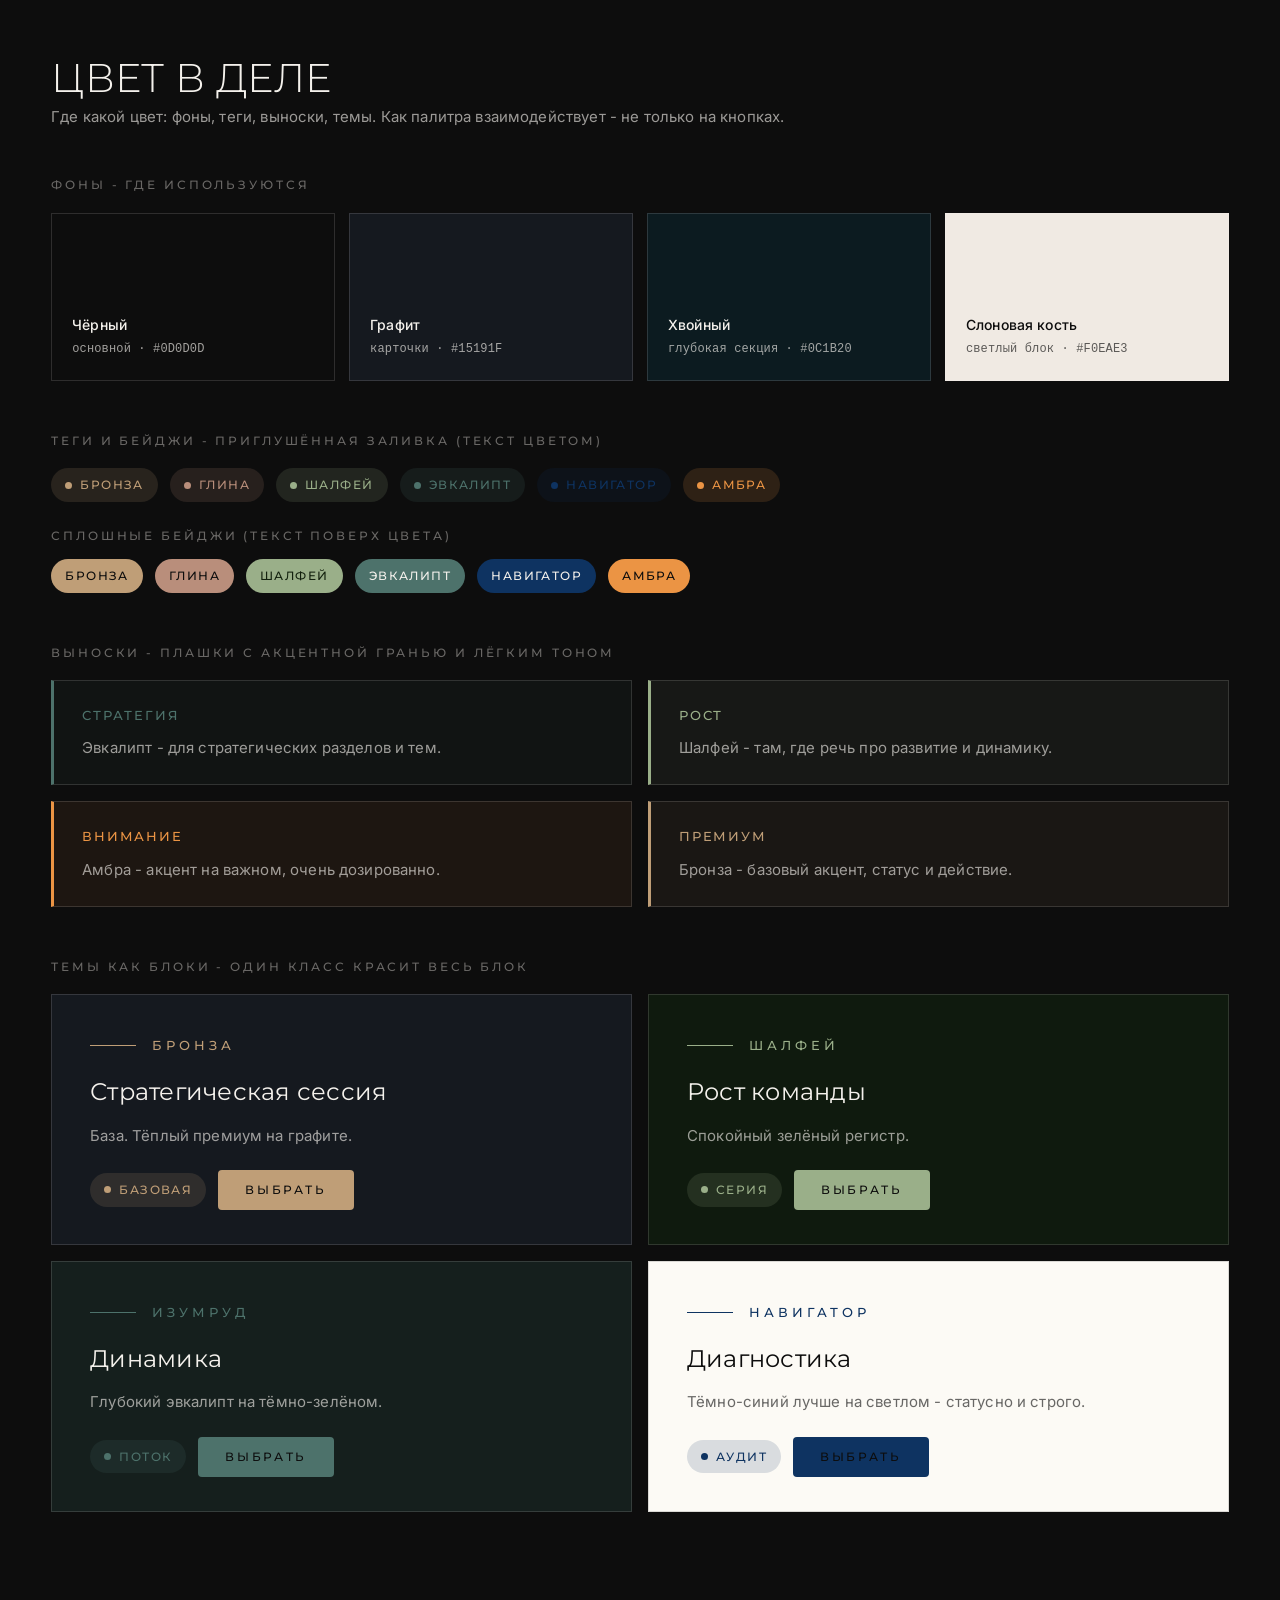
<file: web/colors-in-use.html>
<!DOCTYPE html>
<html lang="ru">
<head>
<meta charset="utf-8">
<link rel="stylesheet" href="../core/tokens.css">
<link rel="stylesheet" href="base.css">
<style>
  body { padding: 58px var(--gutter); }
  .kicker { font-family: var(--font-display); font-weight: 500; font-size: 12px; letter-spacing: .24em;
    text-transform: uppercase; color: var(--c-faint); margin: 0 0 18px; }
  .grp { margin-bottom: 50px; }
  .bgs { display: grid; grid-template-columns: repeat(4, 1fr); gap: 14px; }
  .bg { min-height: 168px; border: 1px solid var(--c-line); padding: 20px; display: flex; flex-direction: column; justify-content: flex-end; }
  .bg b { font-weight: 500; font-size: 14px; } .bg span { font-size: 12px; opacity: .65; margin-top: 4px; font-family: monospace; }
  .row { display: flex; flex-wrap: wrap; gap: 12px; }
  .calls { display: grid; grid-template-columns: repeat(2, 1fr); gap: 16px; }
  .themes { display: grid; grid-template-columns: repeat(2, 1fr); gap: 16px; }
  .tcard { border: 1px solid var(--c-line); padding: 34px 38px; background: var(--c-surface); }
  .tcard h3 { margin: 16px 0 12px; }
</style>
</head>
<body>

<h2 class="display" style="font-size:40px;margin-bottom:8px">Цвет в деле</h2>
<p class="muted" style="margin-bottom:46px">Где какой цвет: фоны, теги, выноски, темы. Как палитра взаимодействует - не только на кнопках.</p>

<!-- ФОНЫ -->
<div class="grp">
  <div class="kicker">Фоны - где используются</div>
  <div class="bgs">
    <div class="bg" style="background:#0D0D0D"><b style="color:#F4F1EC">Чёрный</b><span style="color:#F4F1EC">основной · #0D0D0D</span></div>
    <div class="bg" style="background:#15191F"><b style="color:#F4F1EC">Графит</b><span style="color:#F4F1EC">карточки · #15191F</span></div>
    <div class="bg" style="background:#0C1B20"><b style="color:#F4F1EC">Хвойный</b><span style="color:#F4F1EC">глубокая секция · #0C1B20</span></div>
    <div class="bg" style="background:#F0EAE3"><b style="color:#0D0D0D">Слоновая кость</b><span style="color:#0D0D0D">светлый блок · #F0EAE3</span></div>
  </div>
</div>

<!-- ТЕГИ -->
<div class="grp">
  <div class="kicker">Теги и бейджи - приглушённая заливка (текст цветом)</div>
  <div class="row" style="margin-bottom:14px">
    <span class="badge acc-bronze"><span class="pip"></span>Бронза</span>
    <span class="badge acc-clay"><span class="pip"></span>Глина</span>
    <span class="badge acc-sage"><span class="pip"></span>Шалфей</span>
    <span class="badge acc-eucalyptus"><span class="pip"></span>Эвкалипт</span>
    <span class="badge acc-navy"><span class="pip"></span>Навигатор</span>
    <span class="badge acc-amber"><span class="pip"></span>Амбра</span>
  </div>
  <div class="kicker" style="margin:24px 0 14px">Сплошные бейджи (текст поверх цвета)</div>
  <div class="row">
    <span class="badge badge--solid acc-bronze">Бронза</span>
    <span class="badge badge--solid acc-clay">Глина</span>
    <span class="badge badge--solid acc-sage">Шалфей</span>
    <span class="badge badge--solid acc-eucalyptus">Эвкалипт</span>
    <span class="badge badge--solid acc-navy">Навигатор</span>
    <span class="badge badge--solid acc-amber">Амбра</span>
  </div>
</div>

<!-- ВЫНОСКИ -->
<div class="grp">
  <div class="kicker">Выноски - плашки с акцентной гранью и лёгким тоном</div>
  <div class="calls">
    <div class="callout acc-eucalyptus"><div class="callout__t">Стратегия</div><p class="muted">Эвкалипт - для стратегических разделов и тем.</p></div>
    <div class="callout acc-sage"><div class="callout__t">Рост</div><p class="muted">Шалфей - там, где речь про развитие и динамику.</p></div>
    <div class="callout acc-amber"><div class="callout__t">Внимание</div><p class="muted">Амбра - акцент на важном, очень дозированно.</p></div>
    <div class="callout acc-bronze"><div class="callout__t">Премиум</div><p class="muted">Бронза - базовый акцент, статус и действие.</p></div>
  </div>
</div>

<!-- ТЕМЫ КАК БЛОКИ -->
<div class="grp">
  <div class="kicker">Темы как блоки - один класс красит весь блок</div>
  <div class="themes">
    <div class="tcard theme-bronze"><div class="eyebrow">Бронза</div><h3>Стратегическая сессия</h3><p class="muted" style="margin-bottom:22px">База. Тёплый премиум на графите.</p><div class="row" style="align-items:center"><span class="badge"><span class="pip"></span>Базовая</span><a class="btn btn--solid btn--sm">Выбрать</a></div></div>
    <div class="tcard theme-sage"><div class="eyebrow">Шалфей</div><h3>Рост команды</h3><p class="muted" style="margin-bottom:22px">Спокойный зелёный регистр.</p><div class="row" style="align-items:center"><span class="badge"><span class="pip"></span>Серия</span><a class="btn btn--solid btn--sm">Выбрать</a></div></div>
    <div class="tcard theme-emerald"><div class="eyebrow">Изумруд</div><h3>Динамика</h3><p class="muted" style="margin-bottom:22px">Глубокий эвкалипт на тёмно-зелёном.</p><div class="row" style="align-items:center"><span class="badge"><span class="pip"></span>Поток</span><a class="btn btn--solid btn--sm">Выбрать</a></div></div>
    <div class="tcard invert acc-navy"><div class="eyebrow">Навигатор</div><h3>Диагностика</h3><p class="muted" style="margin-bottom:22px">Тёмно-синий лучше на светлом - статусно и строго.</p><div class="row" style="align-items:center"><span class="badge"><span class="pip"></span>Аудит</span><a class="btn btn--solid btn--sm">Выбрать</a></div></div>
  </div>
</div>

</body>
</html>
</file>
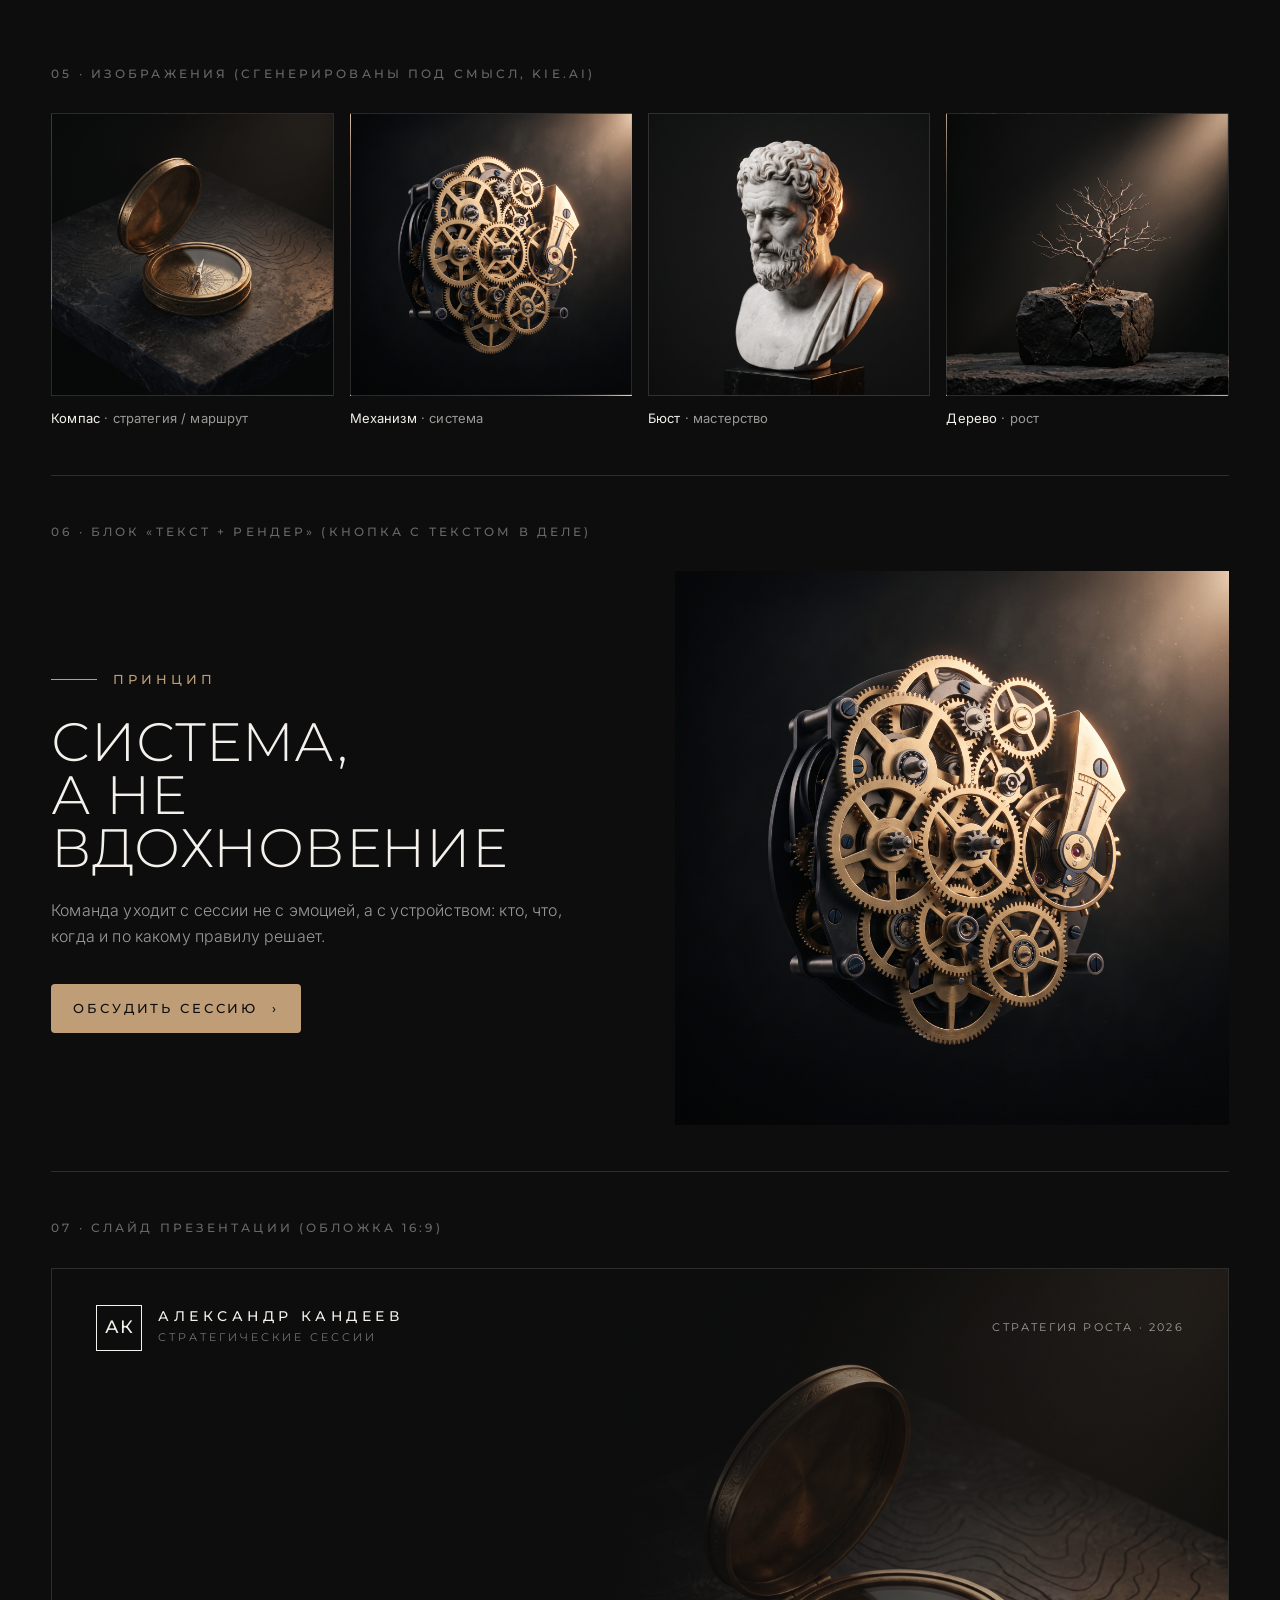
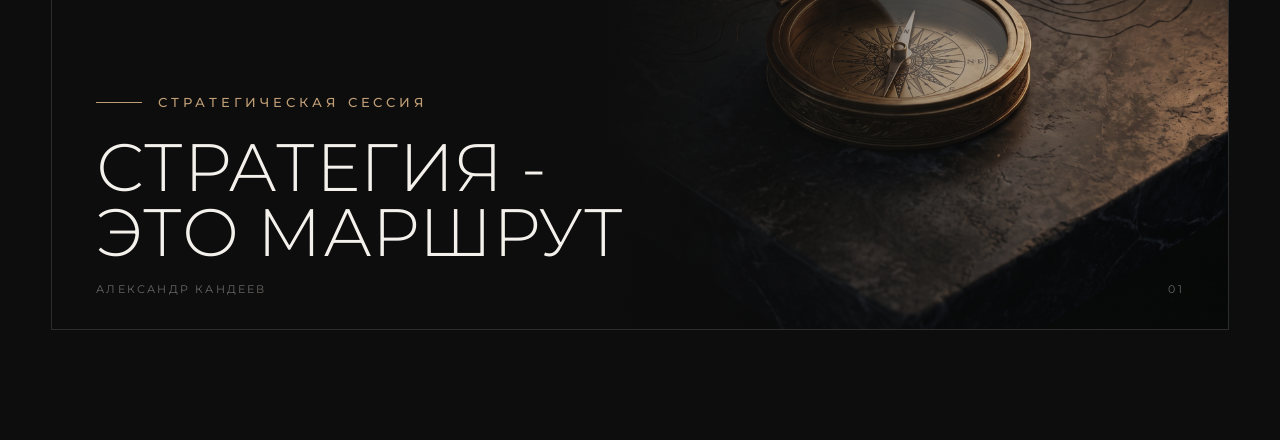
<file: web/showcase-applied.html>
<!DOCTYPE html>
<html lang="ru">
<head>
<meta charset="utf-8">
<link rel="stylesheet" href="../core/tokens.css">
<link rel="stylesheet" href="base.css">
<style>
  body { padding: 64px var(--gutter); }
  .sec { padding: 46px 0; border-top: 1px solid var(--c-line); }
  .sec:first-child { border-top: 0; padding-top: 0; }
  .sec__t { font-family: var(--font-display); font-weight: 500; font-size: 12px; letter-spacing: .26em;
    text-transform: uppercase; color: var(--c-faint); margin-bottom: 30px; }
  .imgs { display: grid; grid-template-columns: repeat(4, 1fr); gap: 16px; }
  .img { aspect-ratio: 1/1; background-size: cover; background-position: center; border: 1px solid var(--c-line); }
  .icap { font-size: 13px; margin-top: 12px; } .icap span { color: var(--c-muted); }
  .block { display: grid; grid-template-columns: 1fr 1fr; gap: 70px; align-items: center; }
  .block__vis { aspect-ratio: 1/1; background-size: cover; background-position: center; }
  /* слайд презентации 16:9 */
  .slide { position: relative; width: 100%; aspect-ratio: 16/9; overflow: hidden; background: var(--c-black); border: 1px solid var(--c-line); }
  .slide__bg { position: absolute; inset: 0 0 0 42%; background-size: cover; background-position: center; }
  .slide__bg::after { content:""; position:absolute; inset:0; background: linear-gradient(90deg, #0D0D0D 8%, rgba(13,13,13,.3) 55%, transparent 100%); }
  .slide__nav { position: absolute; top: 36px; left: 44px; right: 44px; display: flex; justify-content: space-between; align-items: center; z-index: 3; }
  .slide__in { position: absolute; left: 44px; bottom: 64px; z-index: 3; max-width: 60%; }
  .slide__foot { position: absolute; left: 44px; right: 44px; bottom: 30px; z-index: 3; display: flex; justify-content: space-between; font-family: var(--font-display); font-size: 11px; letter-spacing: .2em; text-transform: uppercase; color: var(--c-faint); }
</style>
</head>
<body>

<!-- БИБЛИОТЕКА РЕНДЕРОВ -->
<div class="sec">
  <div class="sec__t">05 · Изображения (сгенерированы под смысл, kie.ai)</div>
  <div class="imgs">
    <div><div class="img" style="background-image:url('../brand/illustrations/route.jpg')"></div><div class="icap">Компас <span>· стратегия / маршрут</span></div></div>
    <div><div class="img" style="background-image:url('../brand/illustrations/system.jpg')"></div><div class="icap">Механизм <span>· система</span></div></div>
    <div><div class="img" style="background-image:url('../brand/illustrations/mastery.jpg')"></div><div class="icap">Бюст <span>· мастерство</span></div></div>
    <div><div class="img" style="background-image:url('../brand/illustrations/growth.jpg')"></div><div class="icap">Дерево <span>· рост</span></div></div>
  </div>
</div>

<!-- ПРИМЕНЁННЫЙ БЛОК -->
<div class="sec">
  <div class="sec__t">06 · Блок «текст + рендер» (кнопка с текстом в деле)</div>
  <div class="block">
    <div>
      <div class="eyebrow">Принцип</div>
      <h2 class="display" style="margin:26px 0 24px">Система,<br>а не вдохновение</h2>
      <p class="lede" style="margin-bottom:34px">Команда уходит с сессии не с эмоцией, а с устройством: кто, что, когда и по какому правилу решает.</p>
      <a class="btn btn--solid btn--arrow" style="max-width:250px">Обсудить сессию <span class="arr">›</span></a>
    </div>
    <div class="block__vis" style="background-image:url('../brand/illustrations/system.jpg')"></div>
  </div>
</div>

<!-- СЛАЙД ПРЕЗЕНТАЦИИ -->
<div class="sec">
  <div class="sec__t">07 · Слайд презентации (обложка 16:9)</div>
  <div class="slide">
    <div class="slide__bg" style="background-image:url('../brand/illustrations/route.jpg')"></div>
    <div class="slide__nav">
      <div class="logo"><div class="logo__mono">АК</div><div><div class="logo__name" style="font-size:14px">Александр Кандеев</div><div class="logo__tag">Стратегические сессии</div></div></div>
      <div style="font-family:var(--font-display);font-size:11px;letter-spacing:.2em;text-transform:uppercase;color:var(--c-muted)">Стратегия роста · 2026</div>
    </div>
    <div class="slide__in">
      <div class="eyebrow">Стратегическая сессия</div>
      <h2 class="display" style="font-size:clamp(40px,5.2vw,72px);margin-top:22px">Стратегия -<br>это маршрут</h2>
    </div>
    <div class="slide__foot"><span>Александр Кандеев</span><span>01</span></div>
  </div>
</div>

</body>
</html>
</file>
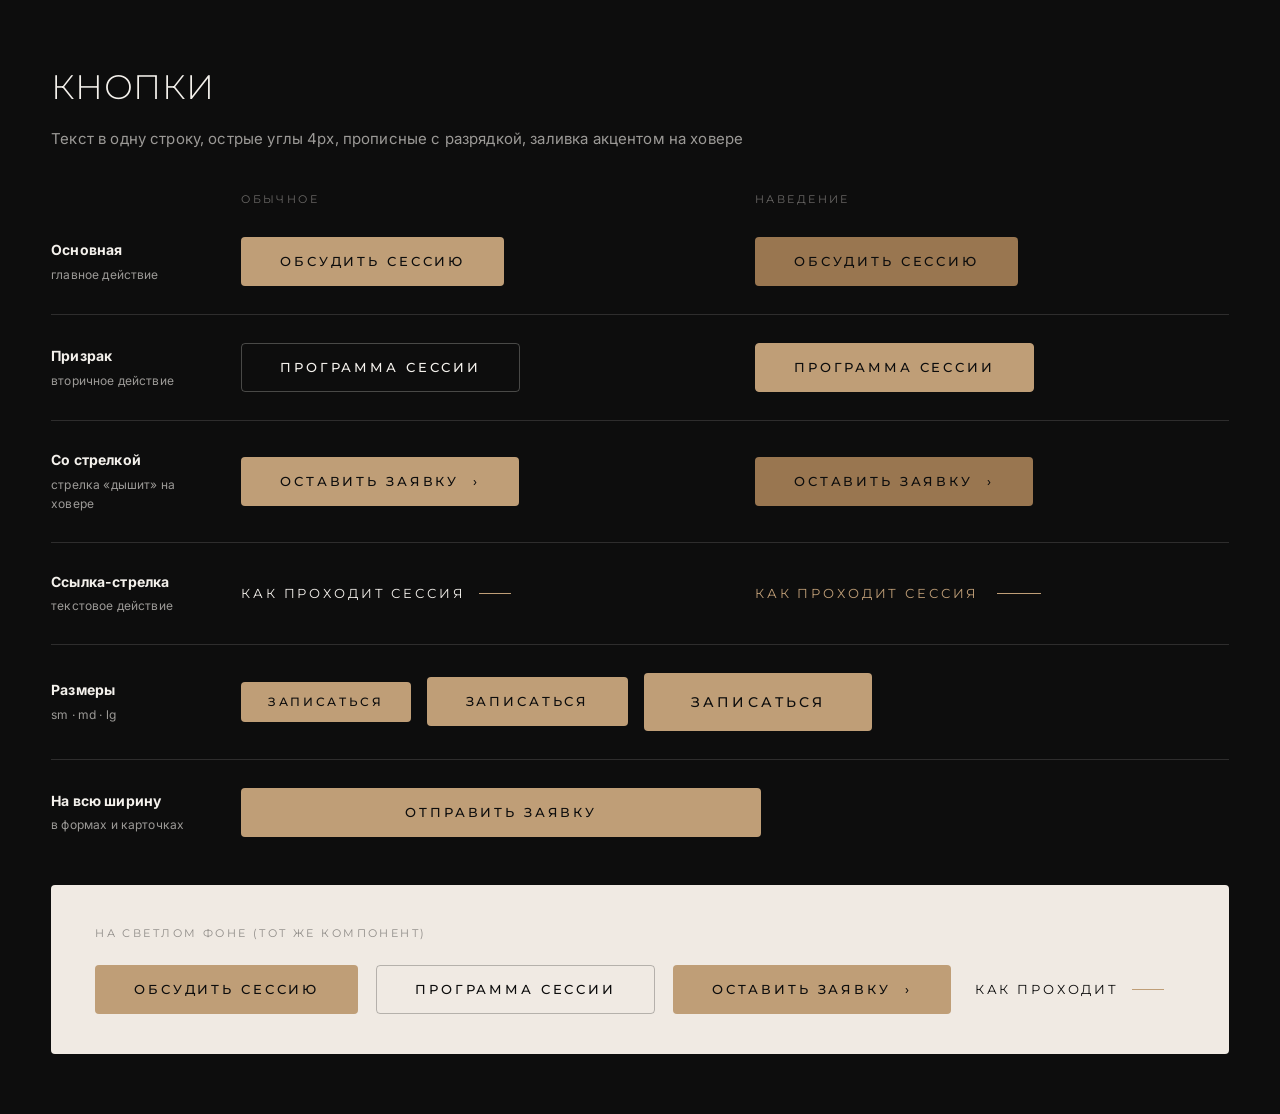
<file: web/showcase-buttons.html>
<!DOCTYPE html>
<html lang="ru">
<head>
<meta charset="utf-8">
<link rel="stylesheet" href="../core/tokens.css">
<link rel="stylesheet" href="base.css">
<style>
  body { padding: 60px var(--gutter); }
  .h-sys { font-family: var(--font-display); font-weight: 300; text-transform: uppercase; font-size: 34px; letter-spacing: .02em; }
  .h-sub { color: var(--c-muted); margin-top: 12px; font-size: 15px; }
  .grid { display: grid; grid-template-columns: 150px 1fr 1fr; gap: 28px 40px; align-items: center;
    margin-top: 40px; }
  .ghead { font-family: var(--font-display); font-size: 11px; letter-spacing: .22em; text-transform: uppercase; color: var(--c-faint); }
  .rlab b { display: block; font-size: 14px; } .rlab span { display: block; font-size: 12px; color: var(--c-muted); margin-top: 3px; }
  .cell { display: flex; gap: 16px; align-items: center; flex-wrap: wrap; }
  .div { grid-column: 1 / -1; height: 1px; background: var(--c-line); }
  /* имитация :hover */
  .fh.btn--solid { background: var(--c-accent-hover); }
  .fh.btn--ghost { background: var(--c-accent); color: var(--c-black); border-color: var(--c-accent); }
  .fh.link { color: var(--c-accent); gap: 18px; } .fh.link::after { width: 44px; }
  .panel { margin-top: 48px; background: var(--c-ivory-warm); border-radius: var(--radius-sm); padding: 40px 44px; }
</style>
</head>
<body>

<div class="h-sys">Кнопки</div>
<div class="h-sub">Текст в одну строку, острые углы 4px, прописные с разрядкой, заливка акцентом на ховере</div>

<div class="grid">
  <div class="ghead"></div><div class="ghead">Обычное</div><div class="ghead">Наведение</div>

  <div class="rlab"><b>Основная</b><span>главное действие</span></div>
  <div class="cell"><a class="btn btn--solid">Обсудить сессию</a></div>
  <div class="cell"><a class="btn btn--solid fh">Обсудить сессию</a></div>
  <div class="div"></div>

  <div class="rlab"><b>Призрак</b><span>вторичное действие</span></div>
  <div class="cell"><a class="btn btn--ghost">Программа сессии</a></div>
  <div class="cell"><a class="btn btn--ghost fh">Программа сессии</a></div>
  <div class="div"></div>

  <div class="rlab"><b>Со стрелкой</b><span>стрелка «дышит» на ховере</span></div>
  <div class="cell"><a class="btn btn--solid btn--arrow">Оставить заявку <span class="arr">›</span></a></div>
  <div class="cell"><a class="btn btn--solid btn--arrow fh">Оставить заявку <span class="arr">›</span></a></div>
  <div class="div"></div>

  <div class="rlab"><b>Ссылка-стрелка</b><span>текстовое действие</span></div>
  <div class="cell"><a class="link">Как проходит сессия</a></div>
  <div class="cell"><a class="link fh">Как проходит сессия</a></div>
  <div class="div"></div>

  <div class="rlab"><b>Размеры</b><span>sm · md · lg</span></div>
  <div class="cell" style="grid-column:2 / -1">
    <a class="btn btn--solid btn--sm">Записаться</a>
    <a class="btn btn--solid">Записаться</a>
    <a class="btn btn--solid btn--lg">Записаться</a>
  </div>
  <div class="div"></div>

  <div class="rlab"><b>На всю ширину</b><span>в формах и карточках</span></div>
  <div class="cell" style="grid-column:2 / -1; max-width:520px"><a class="btn btn--solid btn--block">Отправить заявку</a></div>
</div>

<!-- светлый регистр -->
<div class="panel invert">
  <div class="ghead" style="margin-bottom:22px">На светлом фоне (тот же компонент)</div>
  <div class="cell" style="display:flex;gap:18px">
    <a class="btn btn--solid">Обсудить сессию</a>
    <a class="btn btn--ghost">Программа сессии</a>
    <a class="btn btn--solid btn--arrow">Оставить заявку <span class="arr">›</span></a>
    <a class="link" style="margin-left:6px">Как проходит</a>
  </div>
</div>

</body>
</html>
</file>
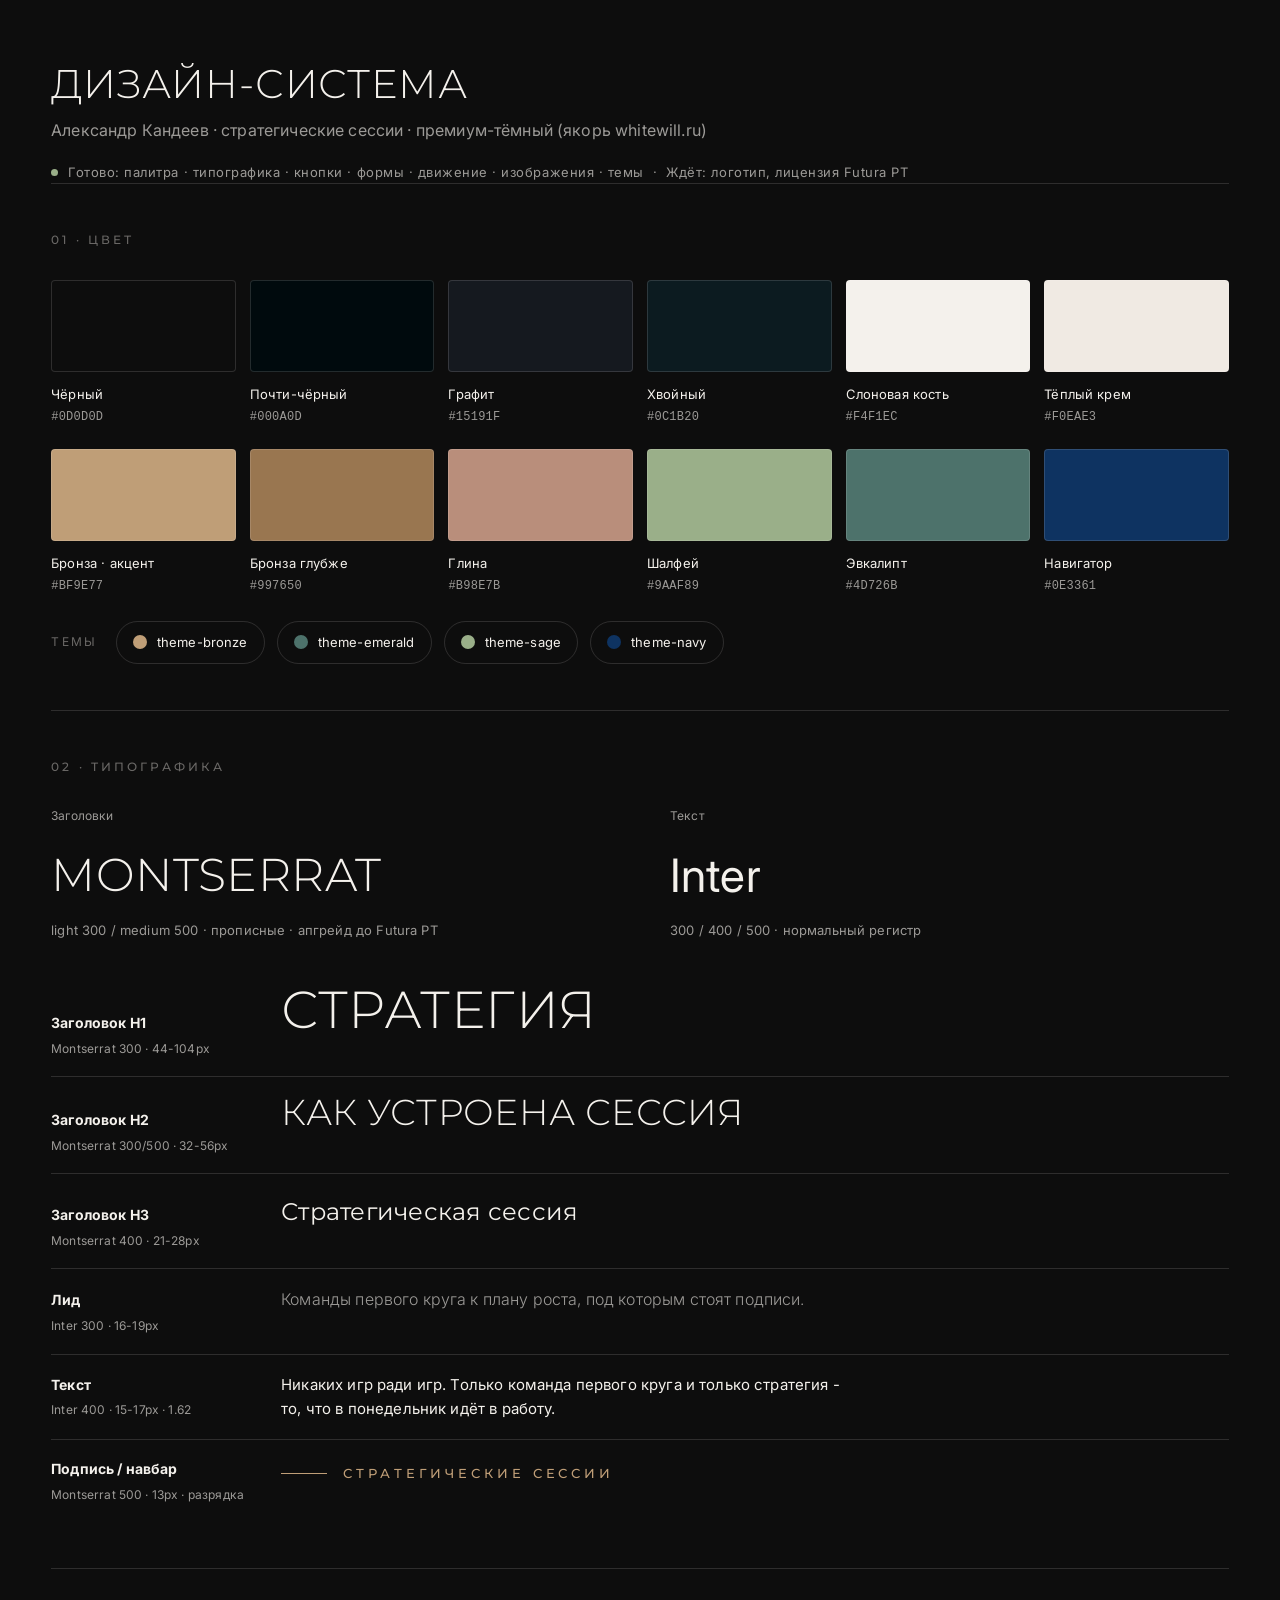
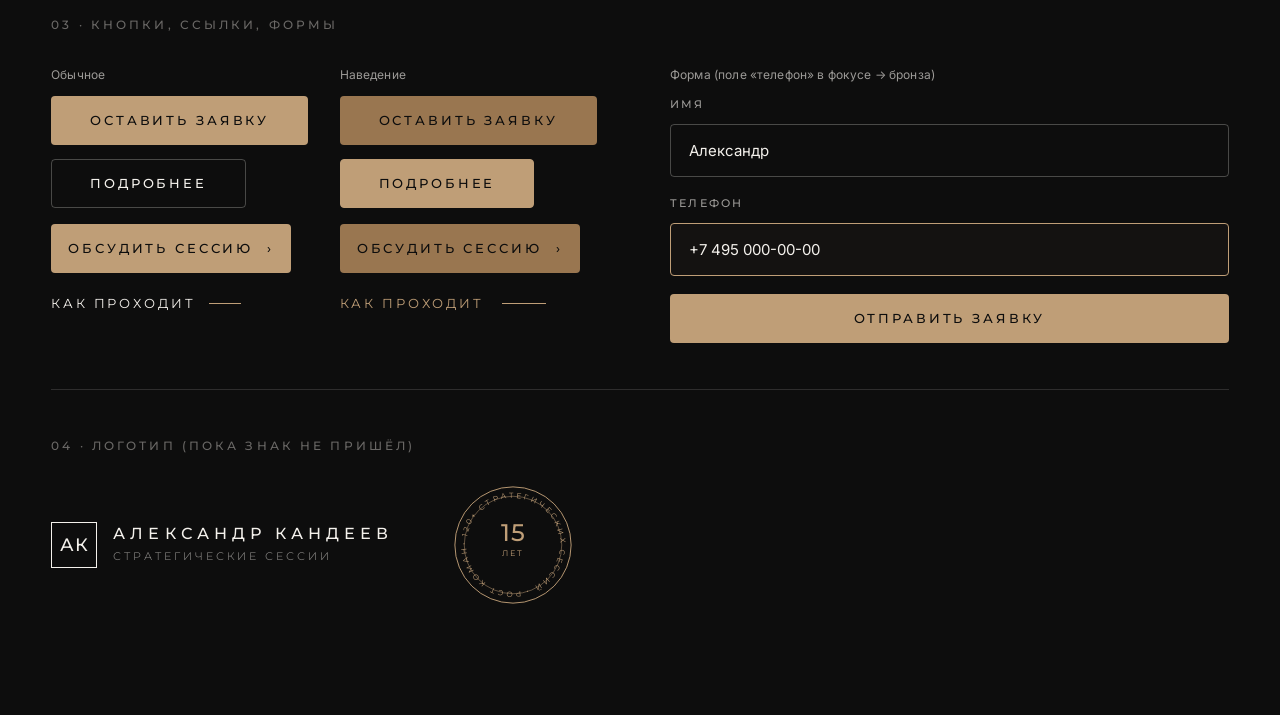
<file: web/showcase-spec.html>
<!DOCTYPE html>
<html lang="ru">
<head>
<meta charset="utf-8">
<link rel="stylesheet" href="../core/tokens.css">
<link rel="stylesheet" href="base.css">
<style>
  body { padding: 64px var(--gutter); }
  .h-sys { font-family: var(--font-display); font-weight: 300; text-transform: uppercase;
    font-size: 40px; letter-spacing: .02em; line-height: 1; }
  .h-sub { color: var(--c-muted); margin-top: 14px; font-size: 16px; }
  .status { display: inline-flex; gap: 10px; align-items: center; margin-top: 18px; font-size: 13px;
    letter-spacing: .04em; color: var(--c-muted); }
  .dot { width: 7px; height: 7px; border-radius: 50%; background: var(--c-sage); display: inline-block; }
  .sec { padding: 46px 0; border-top: 1px solid var(--c-line); }
  .sec__t { font-family: var(--font-display); font-weight: 500; font-size: 12px; letter-spacing: .26em;
    text-transform: uppercase; color: var(--c-faint); margin-bottom: 30px; }
  .sw-grid { display: grid; grid-template-columns: repeat(6, 1fr); gap: 14px; }
  .sw { }
  .sw__c { height: 92px; border-radius: var(--radius-sm); border: 1px solid var(--c-line); }
  .sw__n { font-size: 13px; margin-top: 12px; }
  .sw__h { font-size: 12px; color: var(--c-muted); font-family: var(--font-mono, monospace); letter-spacing: .02em; margin-top: 3px; }
  .chips { display: flex; gap: 12px; flex-wrap: wrap; margin-top: 24px; }
  .chip2 { display: flex; align-items: center; gap: 10px; padding: 10px 16px; border: 1px solid var(--c-line); border-radius: 999px; font-size: 13px; }
  .chip2 i { width: 14px; height: 14px; border-radius: 50%; display: inline-block; }
  .trow { display: grid; grid-template-columns: 200px 1fr; gap: 30px; align-items: baseline; padding: 18px 0; border-bottom: 1px solid var(--c-line); }
  .trow:last-child { border-bottom: 0; }
  .tlab b { display: block; font-size: 14px; }
  .tlab span { display: block; font-size: 12px; color: var(--c-muted); margin-top: 4px; }
  .pair { display: grid; grid-template-columns: 1fr 1fr; gap: 18px; max-width: 720px; }
  .cap { font-size: 12px; color: var(--c-muted); margin-bottom: 12px; }
  .fh.btn--solid { background: var(--c-accent-hover); }
  .fh.btn--ghost { background: var(--c-accent); color: var(--c-black); border-color: var(--c-accent); }
  .fh.link { color: var(--c-accent); gap: 18px; } .fh.link::after { width: 44px; }
  .fh.input { border-color: var(--c-accent); background: rgba(191,158,119,.04); }
  .col2 { display: grid; grid-template-columns: 1fr 1fr; gap: 60px; }
</style>
</head>
<body>

<div class="h-sys">Дизайн-система</div>
<div class="h-sub">Александр Кандеев · стратегические сессии · премиум-тёмный (якорь whitewill.ru)</div>
<div class="status"><span class="dot"></span>Готово: палитра · типографика · кнопки · формы · движение · изображения · темы &nbsp;·&nbsp; Ждёт: логотип, лицензия Futura PT</div>

<!-- ЦВЕТ -->
<div class="sec">
  <div class="sec__t">01 · Цвет</div>
  <div class="sw-grid">
    <div class="sw"><div class="sw__c" style="background:#0D0D0D"></div><div class="sw__n">Чёрный</div><div class="sw__h">#0D0D0D</div></div>
    <div class="sw"><div class="sw__c" style="background:#000A0D"></div><div class="sw__n">Почти-чёрный</div><div class="sw__h">#000A0D</div></div>
    <div class="sw"><div class="sw__c" style="background:#15191F"></div><div class="sw__n">Графит</div><div class="sw__h">#15191F</div></div>
    <div class="sw"><div class="sw__c" style="background:#0C1B20"></div><div class="sw__n">Хвойный</div><div class="sw__h">#0C1B20</div></div>
    <div class="sw"><div class="sw__c" style="background:#F4F1EC"></div><div class="sw__n">Слоновая кость</div><div class="sw__h">#F4F1EC</div></div>
    <div class="sw"><div class="sw__c" style="background:#F0EAE3"></div><div class="sw__n">Тёплый крем</div><div class="sw__h">#F0EAE3</div></div>
  </div>
  <div class="sw-grid" style="margin-top:22px">
    <div class="sw"><div class="sw__c" style="background:#BF9E77"></div><div class="sw__n">Бронза · акцент</div><div class="sw__h">#BF9E77</div></div>
    <div class="sw"><div class="sw__c" style="background:#997650"></div><div class="sw__n">Бронза глубже</div><div class="sw__h">#997650</div></div>
    <div class="sw"><div class="sw__c" style="background:#B98E7B"></div><div class="sw__n">Глина</div><div class="sw__h">#B98E7B</div></div>
    <div class="sw"><div class="sw__c" style="background:#9AAF89"></div><div class="sw__n">Шалфей</div><div class="sw__h">#9AAF89</div></div>
    <div class="sw"><div class="sw__c" style="background:#4D726B"></div><div class="sw__n">Эвкалипт</div><div class="sw__h">#4D726B</div></div>
    <div class="sw"><div class="sw__c" style="background:#0E3361"></div><div class="sw__n">Навигатор</div><div class="sw__h">#0E3361</div></div>
  </div>
  <div class="chips">
    <span style="font-size:12px;color:var(--c-faint);letter-spacing:.2em;text-transform:uppercase;align-self:center;margin-right:6px">Темы</span>
    <span class="chip2"><i style="background:#BF9E77"></i>theme-bronze</span>
    <span class="chip2"><i style="background:#4D726B"></i>theme-emerald</span>
    <span class="chip2"><i style="background:#9AAF89"></i>theme-sage</span>
    <span class="chip2"><i style="background:#0E3361"></i>theme-navy</span>
  </div>
</div>

<!-- ТИПОГРАФИКА -->
<div class="sec">
  <div class="sec__t">02 · Типографика</div>
  <div class="col2" style="margin-bottom:26px">
    <div><div class="cap">Заголовки</div><div style="font-family:'Montserrat';font-weight:300;font-size:46px;text-transform:uppercase;letter-spacing:.01em">Montserrat</div><div style="color:var(--c-muted);font-size:13px;margin-top:8px">light 300 / medium 500 · прописные · апгрейд до Futura PT</div></div>
    <div><div class="cap">Текст</div><div style="font-family:'Inter';font-weight:400;font-size:46px">Inter</div><div style="color:var(--c-muted);font-size:13px;margin-top:8px">300 / 400 / 500 · нормальный регистр</div></div>
  </div>
  <div class="trow"><div class="tlab"><b>Заголовок H1</b><span>Montserrat 300 · 44-104px</span></div><div class="display" style="font-size:52px">Стратегия</div></div>
  <div class="trow"><div class="tlab"><b>Заголовок H2</b><span>Montserrat 300/500 · 32-56px</span></div><div class="display" style="font-size:36px">Как устроена сессия</div></div>
  <div class="trow"><div class="tlab"><b>Заголовок H3</b><span>Montserrat 400 · 21-28px</span></div><h3 style="margin:0">Стратегическая сессия</h3></div>
  <div class="trow"><div class="tlab"><b>Лид</b><span>Inter 300 · 16-19px</span></div><div class="lede" style="margin:0">Команды первого круга к плану роста, под которым стоят подписи.</div></div>
  <div class="trow"><div class="tlab"><b>Текст</b><span>Inter 400 · 15-17px · 1.62</span></div><div style="margin:0;max-width:560px">Никаких игр ради игр. Только команда первого круга и только стратегия - то, что в понедельник идёт в работу.</div></div>
  <div class="trow"><div class="tlab"><b>Подпись / навбар</b><span>Montserrat 500 · 13px · разрядка</span></div><div class="eyebrow" style="margin:0">Стратегические сессии</div></div>
</div>

<!-- КНОПКИ И ФОРМЫ -->
<div class="sec">
  <div class="sec__t">03 · Кнопки, ссылки, формы</div>
  <div class="col2">
    <div>
      <div class="pair">
        <div><div class="cap">Обычное</div>
          <div style="display:flex;gap:14px;flex-wrap:wrap;align-items:center"><a class="btn btn--solid">Оставить заявку</a><a class="btn btn--ghost">Подробнее</a></div>
          <div style="margin-top:16px"><a class="btn btn--solid btn--arrow" style="max-width:240px">Обсудить сессию <span class="arr">›</span></a></div>
          <div style="margin-top:18px"><a class="link">Как проходит</a></div>
        </div>
        <div><div class="cap">Наведение</div>
          <div style="display:flex;gap:14px;flex-wrap:wrap;align-items:center"><a class="btn btn--solid fh">Оставить заявку</a><a class="btn btn--ghost fh">Подробнее</a></div>
          <div style="margin-top:16px"><a class="btn btn--solid btn--arrow fh" style="max-width:240px">Обсудить сессию <span class="arr">›</span></a></div>
          <div style="margin-top:18px"><a class="link fh">Как проходит</a></div>
        </div>
      </div>
    </div>
    <div>
      <div class="cap">Форма (поле «телефон» в фокусе → бронза)</div>
      <label class="field"><span class="field__label">Имя</span><input class="input" value="Александр"></label>
      <label class="field"><span class="field__label">Телефон</span><input class="input fh" value="+7 495 000-00-00"></label>
      <button class="btn btn--solid" style="width:100%">Отправить заявку</button>
    </div>
  </div>
</div>

<!-- ЛОГОТИП -->
<div class="sec">
  <div class="sec__t">04 · Логотип (пока знак не пришёл)</div>
  <div style="display:flex;gap:60px;align-items:center;flex-wrap:wrap">
    <div class="logo"><div class="logo__mono">АК</div><div><div class="logo__name">Александр Кандеев</div><div class="logo__tag">Стратегические сессии</div></div></div>
    <svg width="120" height="120" viewBox="0 0 128 128">
      <defs><path id="sc" d="M64,64 m-50,0 a50,50 0 1,1 100,0 a50,50 0 1,1 -100,0"/></defs>
      <circle cx="64" cy="64" r="62" fill="none" stroke="#BF9E77" stroke-width="1"/>
      <circle cx="64" cy="64" r="52" fill="none" stroke="#BF9E77" stroke-width="1" stroke-opacity=".5"/>
      <text font-family="Montserrat" font-size="8" letter-spacing="2.2" fill="#BF9E77"><textPath href="#sc">• 120+ СТРАТЕГИЧЕСКИХ СЕССИЙ • РОСТ КОМАНД •</textPath></text>
      <text x="64" y="60" text-anchor="middle" font-family="Montserrat" font-weight="500" font-size="26" fill="#BF9E77">15</text>
      <text x="64" y="76" text-anchor="middle" font-family="Montserrat" font-size="8" letter-spacing="2" fill="#BF9E77">ЛЕТ</text>
    </svg>
  </div>
</div>

</body>
</html>
</file>
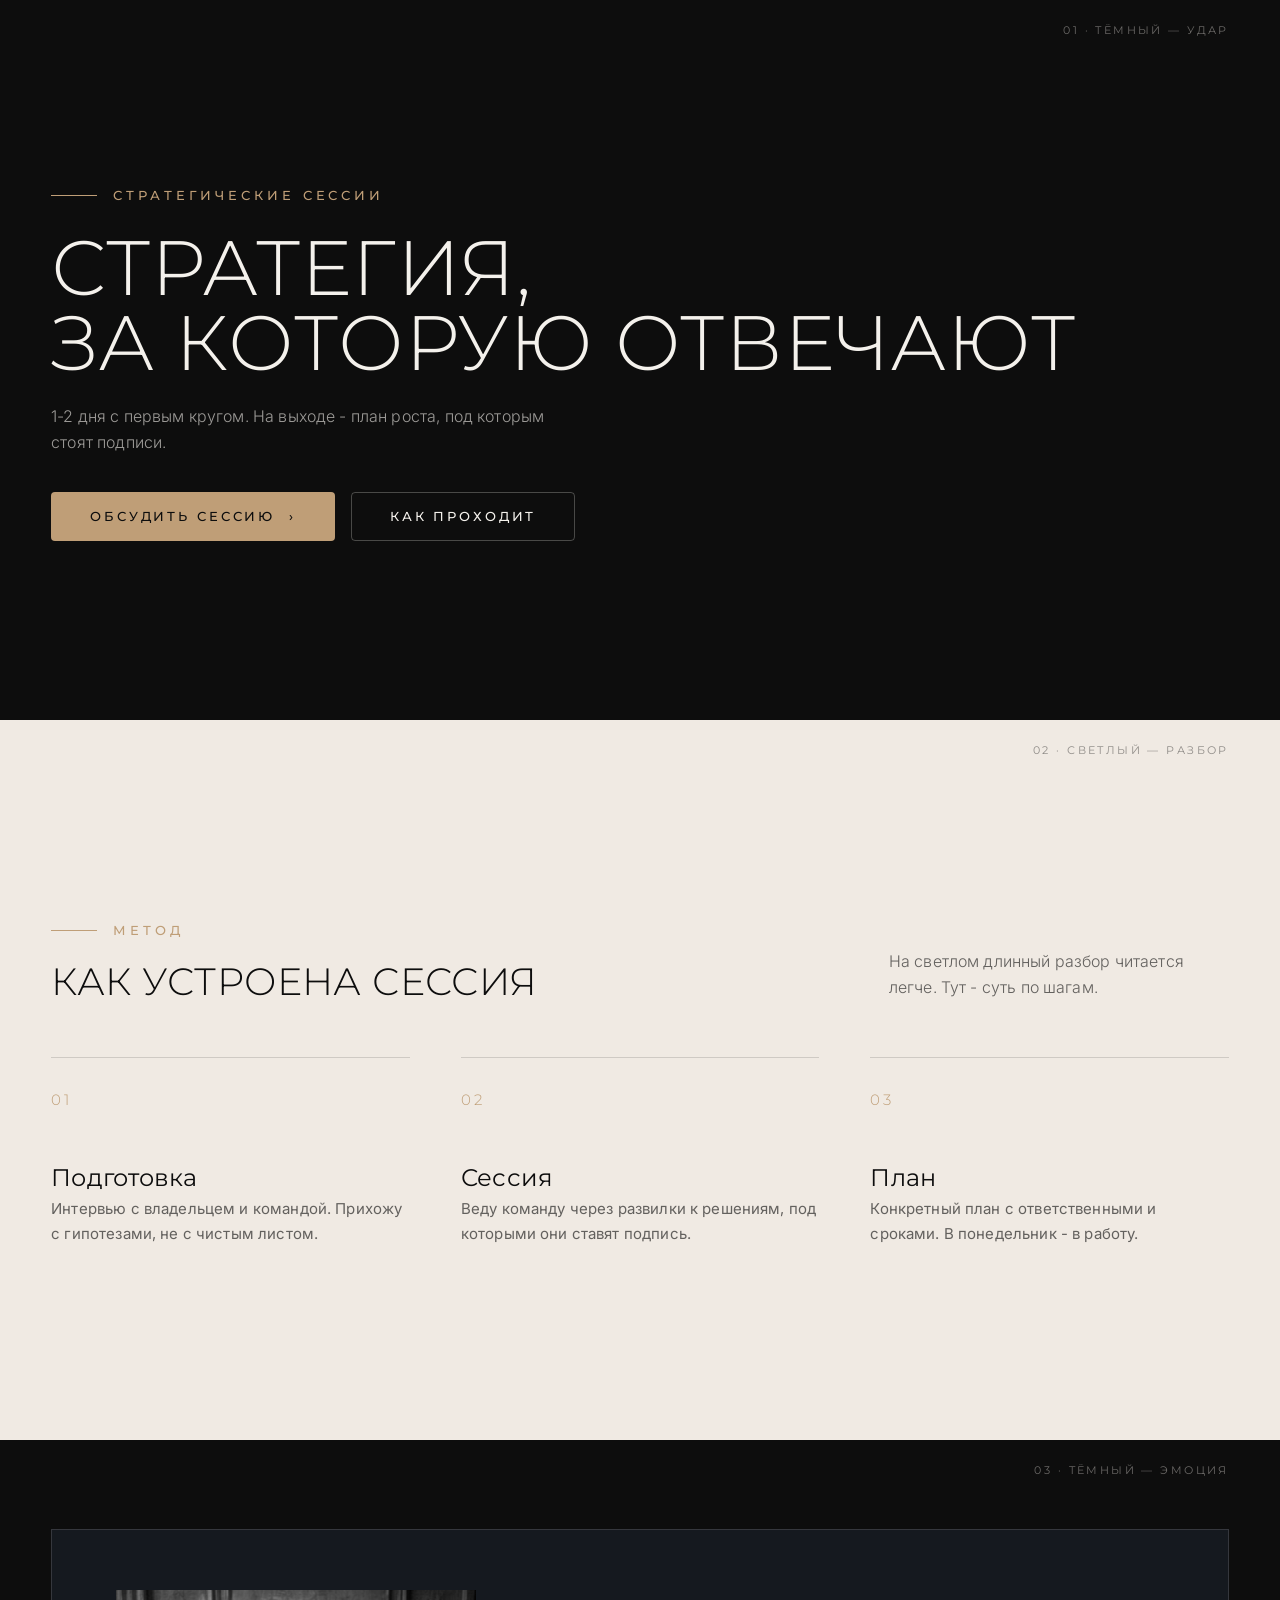
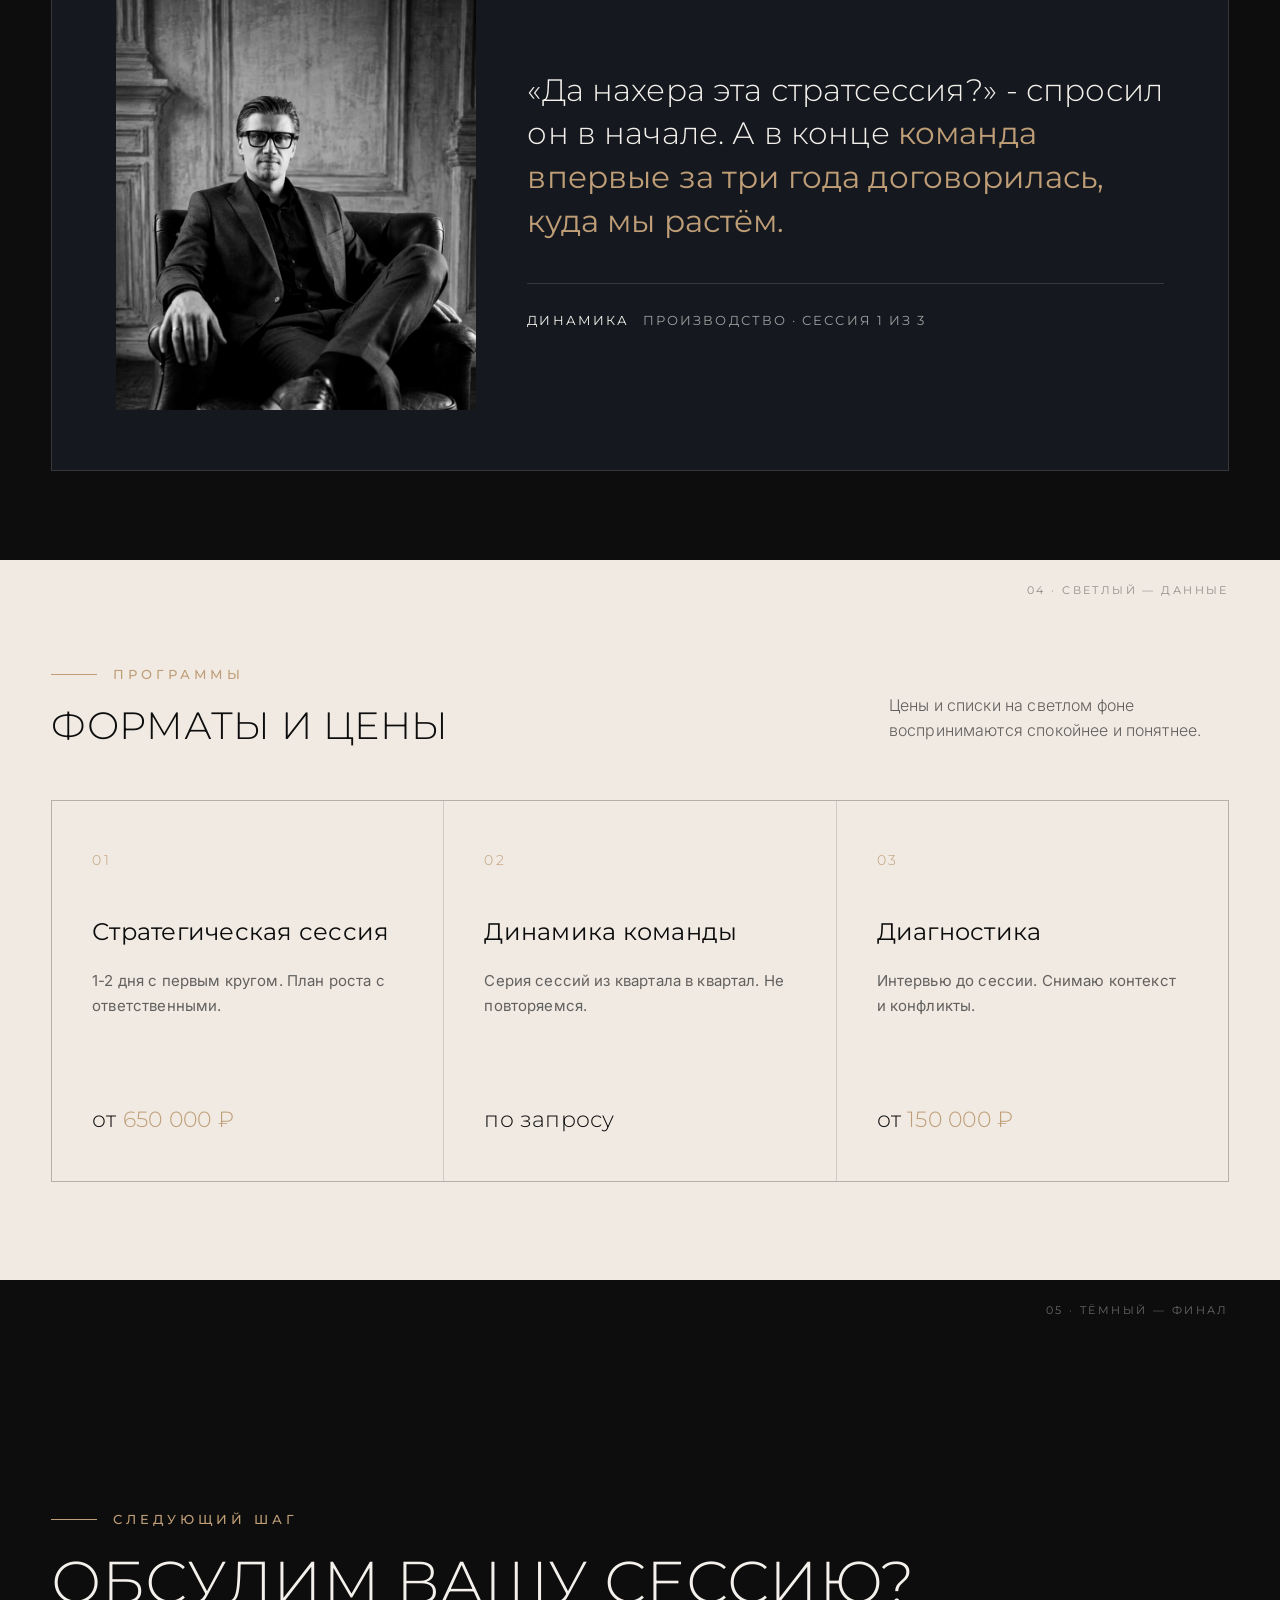
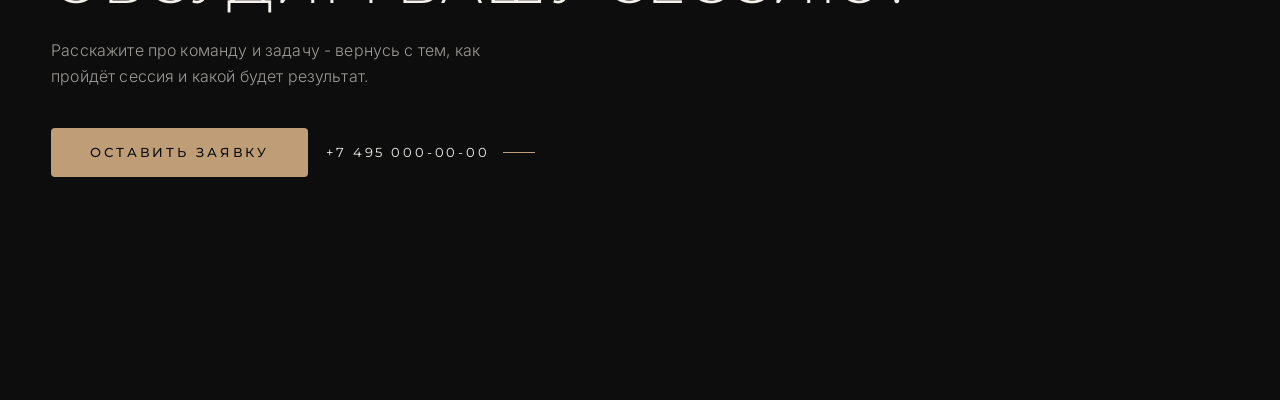
<file: web/site-light-dark.html>
<!DOCTYPE html>
<html lang="ru">
<head>
<meta charset="utf-8">
<meta name="viewport" content="width=device-width, initial-scale=1">
<title>Тёмное + светлое</title>
<link rel="stylesheet" href="../core/tokens.css">
<link rel="stylesheet" href="base.css">
<style>
  .screen { min-height: 720px; height: 720px; display: flex; flex-direction: column; justify-content: center; position: relative; }
  .tag { position: absolute; top: 22px; right: var(--gutter); font-family: var(--font-display);
    font-size: 11px; letter-spacing: .22em; text-transform: uppercase; color: var(--c-faint); }
  .vis { aspect-ratio: 1/1; background-size: cover; background-position: center; }
  .split { display: grid; grid-template-columns: 1fr 1fr; gap: clamp(40px,6vw,90px); align-items: center; }
  .head { display: flex; justify-content: space-between; align-items: flex-end; gap: 30px; flex-wrap: wrap; margin-bottom: 56px; }
</style>
</head>
<body>

<!-- 1 · ТЁМНЫЙ hero -->
<section class="screen">
  <span class="tag">01 · Тёмный — удар</span>
  <div class="section" style="width:100%">
    <div class="eyebrow">Стратегические сессии</div>
    <h1 class="display" style="font-size:clamp(40px,6vw,84px);margin-top:24px">Стратегия,<br>за которую отвечают</h1>
    <p class="lede" style="max-width:520px;margin-top:24px">1-2 дня с первым кругом. На выходе - план роста, под которым стоят подписи.</p>
    <div style="margin-top:36px;display:flex;gap:16px"><a class="btn btn--solid btn--arrow">Обсудить сессию <span class="arr">›</span></a><a class="btn btn--ghost">Как проходит</a></div>
  </div>
</section>

<!-- 2 · СВЕТЛЫЙ метод -->
<section class="screen invert">
  <span class="tag">02 · Светлый — разбор</span>
  <div class="section" style="width:100%">
    <div class="head"><div><div class="eyebrow">Метод</div><h2 class="display" style="font-size:clamp(28px,3vw,46px);margin-top:22px">Как устроена сессия</h2></div>
      <p class="lede" style="max-width:340px">На светлом длинный разбор читается легче. Тут - суть по шагам.</p></div>
    <div class="steps">
      <div class="step"><div class="step__num">01</div><h3>Подготовка</h3><p class="muted">Интервью с владельцем и командой. Прихожу с гипотезами, не с чистым листом.</p></div>
      <div class="step"><div class="step__num">02</div><h3>Сессия</h3><p class="muted">Веду команду через развилки к решениям, под которыми они ставят подпись.</p></div>
      <div class="step"><div class="step__num">03</div><h3>План</h3><p class="muted">Конкретный план с ответственными и сроками. В понедельник - в работу.</p></div>
    </div>
  </div>
</section>

<!-- 3 · ТЁМНЫЙ кейс -->
<section class="screen">
  <span class="tag">03 · Тёмный — эмоция</span>
  <div class="section" style="width:100%">
    <div class="case">
      <div class="case__photo" style="background-image:url('../brand/sample-photos/73.jpg')"></div>
      <div>
        <div class="case__quote">«Да нахера эта стратсессия?» - спросил он в начале. А в конце <span class="em">команда впервые за три года договорилась, куда мы растём.</span></div>
        <div class="case__by"><span>Динамика</span><span class="muted">Производство · сессия 1 из 3</span></div>
      </div>
    </div>
  </div>
</section>

<!-- 4 · СВЕТЛЫЙ цены -->
<section class="screen invert">
  <span class="tag">04 · Светлый — данные</span>
  <div class="section" style="width:100%">
    <div class="head"><div><div class="eyebrow">Программы</div><h2 class="display" style="font-size:clamp(28px,3vw,46px);margin-top:22px">Форматы и цены</h2></div>
      <p class="lede" style="max-width:340px">Цены и списки на светлом фоне воспринимаются спокойнее и понятнее.</p></div>
    <div class="cards">
      <div class="card"><div class="card__num">01</div><h3>Стратегическая сессия</h3><p class="muted">1-2 дня с первым кругом. План роста с ответственными.</p><div class="card__price">от <i>650 000 ₽</i></div></div>
      <div class="card"><div class="card__num">02</div><h3>Динамика команды</h3><p class="muted">Серия сессий из квартала в квартал. Не повторяемся.</p><div class="card__price">по запросу</div></div>
      <div class="card"><div class="card__num">03</div><h3>Диагностика</h3><p class="muted">Интервью до сессии. Снимаю контекст и конфликты.</p><div class="card__price">от <i>150 000 ₽</i></div></div>
    </div>
  </div>
</section>

<!-- 5 · ТЁМНЫЙ CTA -->
<section class="screen">
  <span class="tag">05 · Тёмный — финал</span>
  <div class="section" style="width:100%;text-align:left">
    <div class="eyebrow">Следующий шаг</div>
    <h2 class="display" style="font-size:clamp(34px,4.6vw,68px);margin:24px 0 26px">Обсудим вашу сессию?</h2>
    <p class="lede" style="max-width:460px;margin-bottom:38px">Расскажите про команду и задачу - вернусь с тем, как пройдёт сессия и какой будет результат.</p>
    <div style="display:flex;gap:18px;align-items:center"><a class="btn btn--solid">Оставить заявку</a><a class="link">+7 495 000-00-00</a></div>
  </div>
</section>

</body>
</html>
</file>
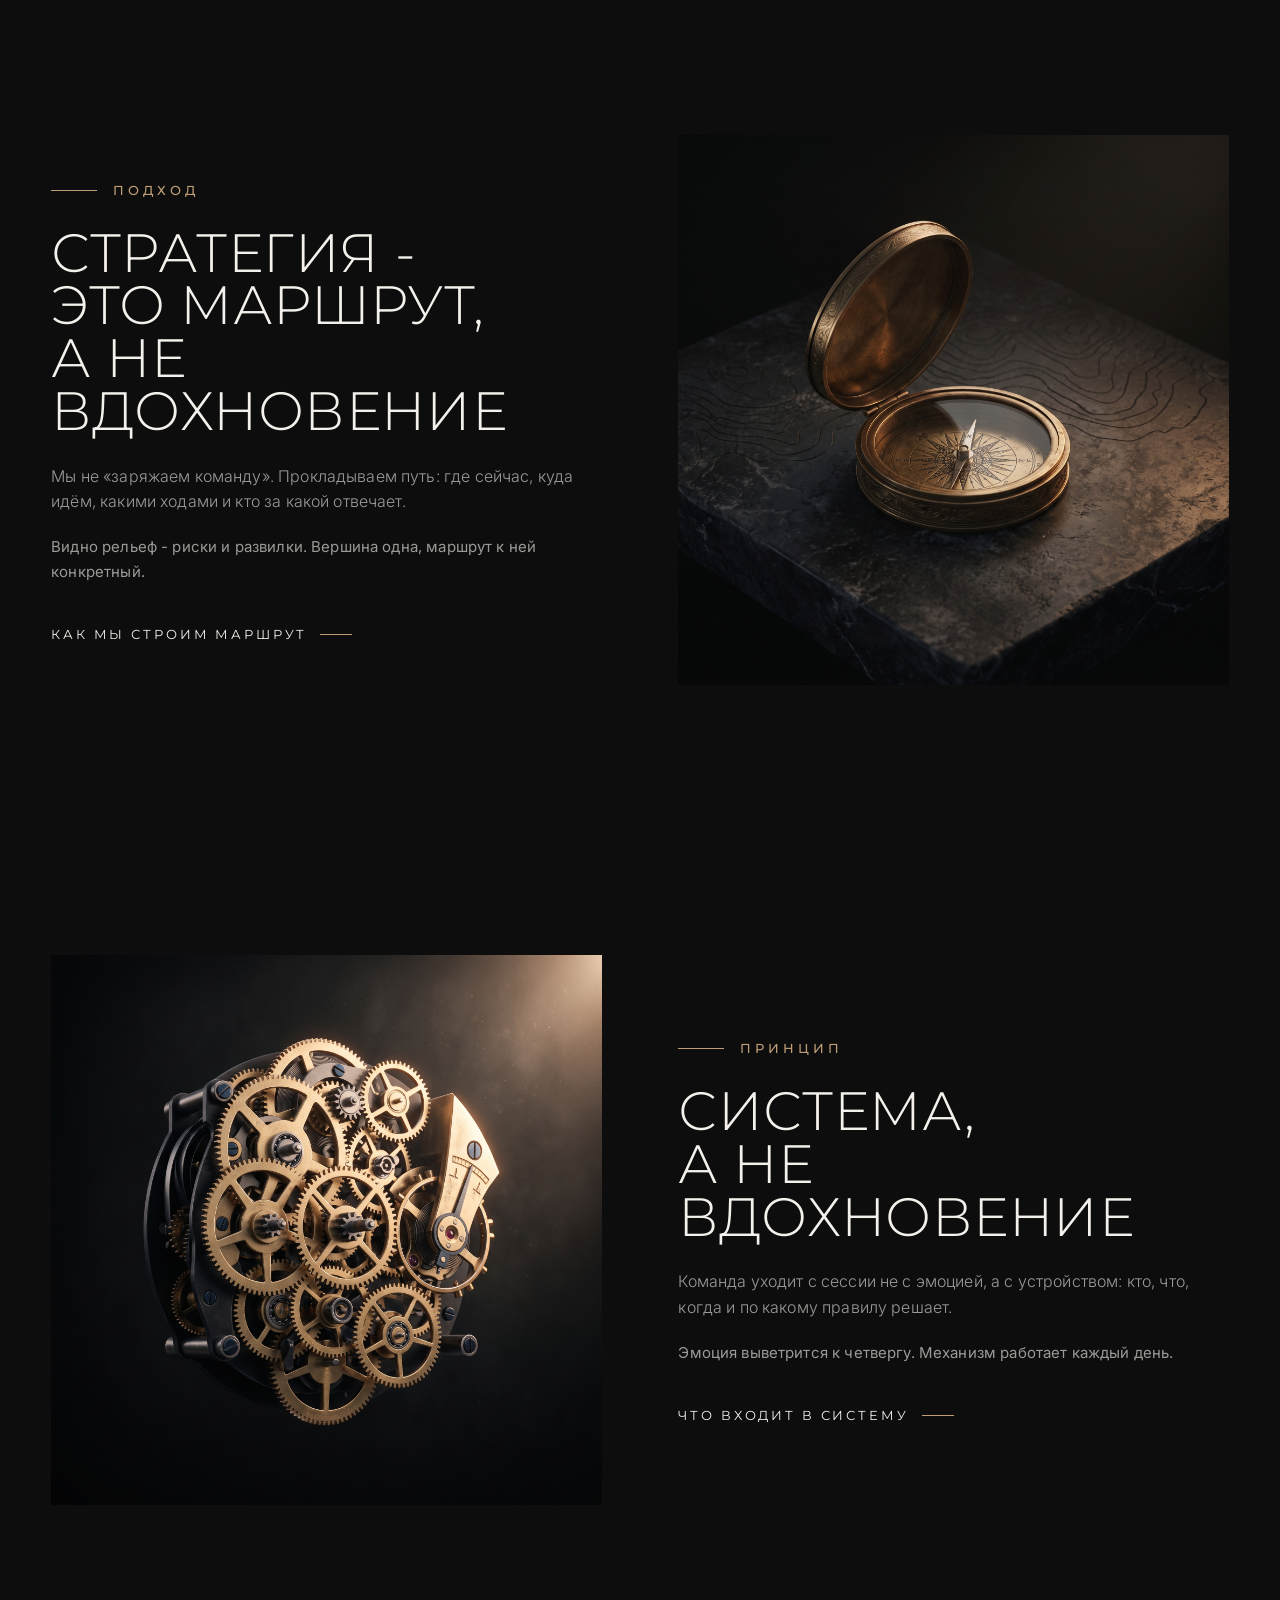
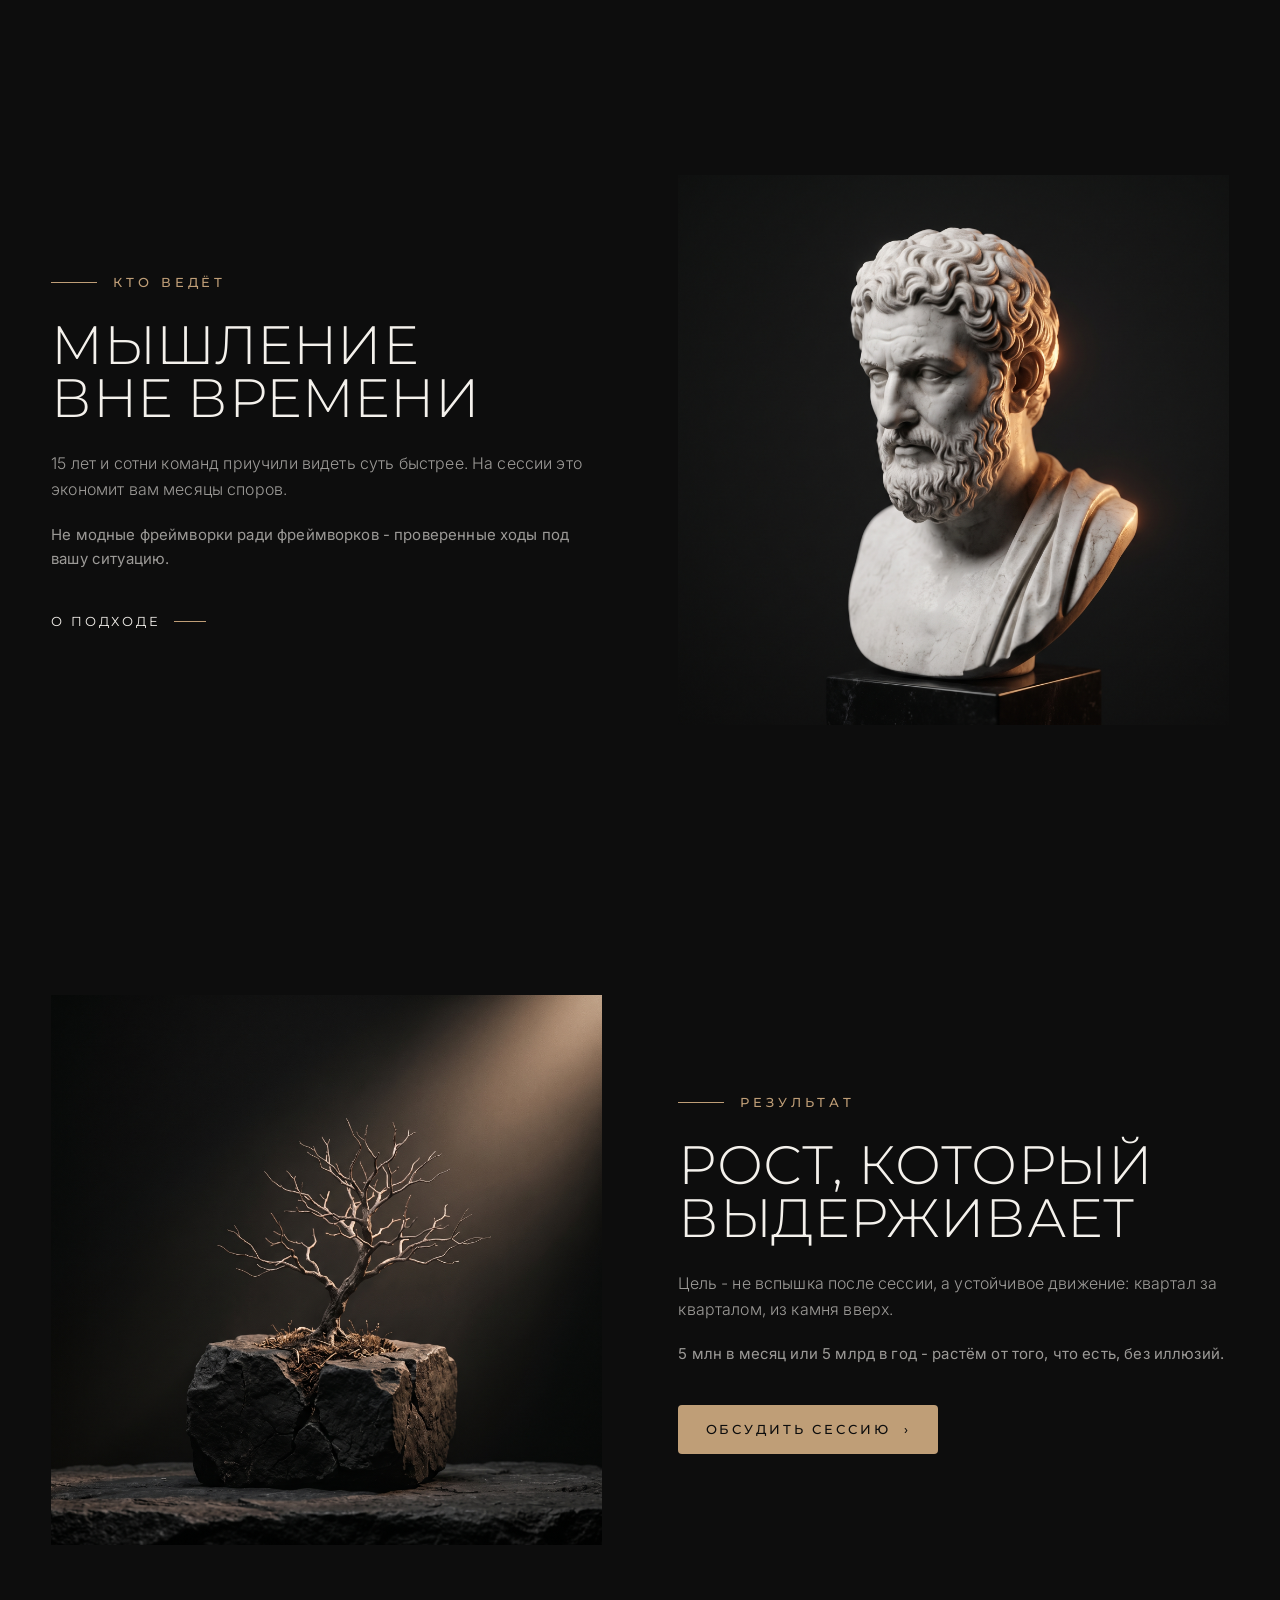
<file: web/site-render.html>
<!DOCTYPE html>
<html lang="ru">
<head>
<meta charset="utf-8">
<meta name="viewport" content="width=device-width, initial-scale=1">
<title>Блоки с рендерами (kie.ai Nano Banana 2)</title>
<link rel="stylesheet" href="../core/tokens.css">
<link rel="stylesheet" href="base.css">
<style>
  .screen { min-height: 820px; height: 820px; display: flex; flex-direction: column; justify-content: center; }
  .vis { aspect-ratio: 1/1; width: 100%; background-size: cover; background-position: center; }
  .split { align-items: center; }
</style>
</head>
<body>

<!-- 1 · Стратегия = маршрут → компас -->
<section class="screen">
  <div class="section split" style="width:100%">
    <div>
      <div class="eyebrow">Подход</div>
      <h2 class="display" style="margin:26px 0 26px">Стратегия -<br>это маршрут,<br>а не вдохновение</h2>
      <p class="lede" style="margin-bottom:20px">Мы не «заряжаем команду». Прокладываем путь: где сейчас, куда идём, какими ходами и кто за какой отвечает.</p>
      <p class="muted" style="margin-bottom:38px">Видно рельеф - риски и развилки. Вершина одна, маршрут к ней конкретный.</p>
      <a href="#" class="link">Как мы строим маршрут</a>
    </div>
    <div class="figure vis" style="background-image:url('../brand/illustrations/route.jpg')"></div>
  </div>
</section>

<!-- 2 · Система → механизм (картинка слева) -->
<section class="screen">
  <div class="section split" style="width:100%">
    <div class="figure vis" style="background-image:url('../brand/illustrations/system.jpg')"></div>
    <div>
      <div class="eyebrow">Принцип</div>
      <h2 class="display" style="margin:26px 0 26px">Система,<br>а не вдохновение</h2>
      <p class="lede" style="margin-bottom:20px">Команда уходит с сессии не с эмоцией, а с устройством: кто, что, когда и по какому правилу решает.</p>
      <p class="muted" style="margin-bottom:38px">Эмоция выветрится к четвергу. Механизм работает каждый день.</p>
      <a href="#" class="link">Что входит в систему</a>
    </div>
  </div>
</section>

<!-- 3 · Мастерство → бюст -->
<section class="screen">
  <div class="section split" style="width:100%">
    <div>
      <div class="eyebrow">Кто ведёт</div>
      <h2 class="display" style="margin:26px 0 26px">Мышление<br>вне времени</h2>
      <p class="lede" style="margin-bottom:20px">15 лет и сотни команд приучили видеть суть быстрее. На сессии это экономит вам месяцы споров.</p>
      <p class="muted" style="margin-bottom:38px">Не модные фреймворки ради фреймворков - проверенные ходы под вашу ситуацию.</p>
      <a href="#" class="link">О подходе</a>
    </div>
    <div class="figure vis" style="background-image:url('../brand/illustrations/mastery.jpg')"></div>
  </div>
</section>

<!-- 4 · Рост → дерево из камня (картинка слева) -->
<section class="screen">
  <div class="section split" style="width:100%">
    <div class="figure vis" style="background-image:url('../brand/illustrations/growth.jpg')"></div>
    <div>
      <div class="eyebrow">Результат</div>
      <h2 class="display" style="margin:26px 0 26px">Рост, который<br>выдерживает</h2>
      <p class="lede" style="margin-bottom:20px">Цель - не вспышка после сессии, а устойчивое движение: квартал за кварталом, из камня вверх.</p>
      <p class="muted" style="margin-bottom:38px">5 млн в месяц или 5 млрд в год - растём от того, что есть, без иллюзий.</p>
      <a href="#" class="btn btn--solid btn--arrow" style="max-width:260px">Обсудить сессию <span class="arr">›</span></a>
    </div>
  </div>
</section>

</body>
</html>
</file>
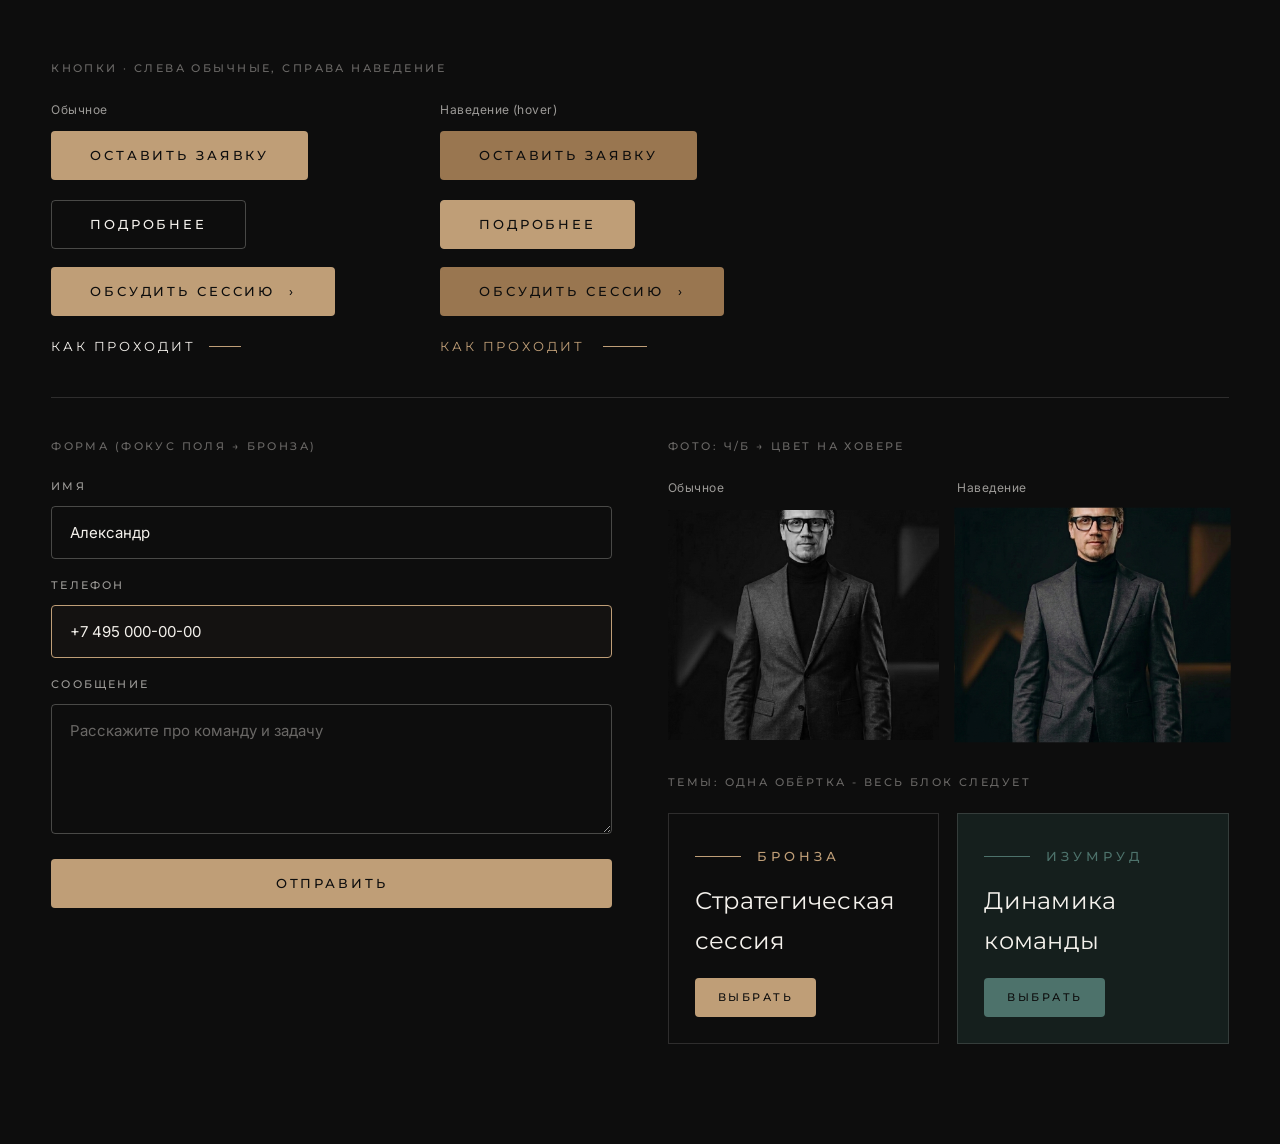
<file: web/site-ui.html>
<!DOCTYPE html>
<html lang="ru">
<head>
<meta charset="utf-8">
<meta name="viewport" content="width=device-width, initial-scale=1">
<title>Демо: кнопки, формы, ховеры, темы</title>
<link rel="stylesheet" href="../core/tokens.css">
<link rel="stylesheet" href="base.css">
<style>
  body { padding: 60px var(--gutter); }
  .lab { font-family: var(--font-display); font-weight: 500; font-size: 11px; letter-spacing: .22em;
    text-transform: uppercase; color: var(--c-faint); margin: 0 0 22px; }
  .grp { padding: 40px 0; border-top: 1px solid var(--c-line); }
  .row { display: flex; gap: 20px; align-items: center; flex-wrap: wrap; }
  .col2 { display: grid; grid-template-columns: 1fr 1fr; gap: 56px; }
  .pair { display: grid; grid-template-columns: 1fr 1fr; gap: 18px; }
  .cap { font-size: 12px; color: var(--c-muted); margin-bottom: 12px; letter-spacing: .04em; }
  /* имитация :hover для статичного рендера */
  .fh.btn--solid { background: var(--c-accent-hover); }
  .fh.btn--ghost { background: var(--c-accent); color: var(--c-black); border-color: var(--c-accent); }
  .fh.link { color: var(--c-accent); gap: 18px; }
  .fh.link::after { width: 44px; }
  .fh.input { border-color: var(--c-accent); background: rgba(191,158,119,.04); }
  .fig { height: 230px; }
</style>
</head>
<body>

<div class="lab">Кнопки · слева обычные, справа наведение</div>
<div class="grp" style="border:0;padding-top:0">
  <div class="pair" style="max-width:760px">
    <div><div class="cap">Обычное</div>
      <div class="row">
        <a class="btn btn--solid">Оставить заявку</a>
        <a class="btn btn--ghost">Подробнее</a>
      </div>
      <div class="row" style="margin-top:18px">
        <a class="btn btn--solid btn--arrow">Обсудить сессию <span class="arr">›</span></a>
      </div>
      <div class="row" style="margin-top:20px"><a class="link">Как проходит</a></div>
    </div>
    <div><div class="cap">Наведение (hover)</div>
      <div class="row">
        <a class="btn btn--solid fh">Оставить заявку</a>
        <a class="btn btn--ghost fh">Подробнее</a>
      </div>
      <div class="row" style="margin-top:18px">
        <a class="btn btn--solid btn--arrow fh">Обсудить сессию <span class="arr">›</span></a>
      </div>
      <div class="row" style="margin-top:20px"><a class="link fh">Как проходит</a></div>
    </div>
  </div>
</div>

<div class="grp col2">
  <div>
    <div class="lab">Форма (фокус поля → бронза)</div>
    <label class="field"><span class="field__label">Имя</span><input class="input" value="Александр"></label>
    <label class="field"><span class="field__label">Телефон</span><input class="input fh" value="+7 495 000-00-00"></label>
    <label class="field"><span class="field__label">Сообщение</span><textarea class="textarea" placeholder="Расскажите про команду и задачу"></textarea></label>
    <button class="btn btn--solid" style="width:100%">Отправить</button>
  </div>
  <div>
    <div class="lab">Фото: ч/б → цвет на ховере</div>
    <div class="pair">
      <div><div class="cap">Обычное</div>
        <div class="figure figure--reveal fig" style="background-image:url('../brand/sample-photos/77.jpg')"></div></div>
      <div><div class="cap">Наведение</div>
        <div class="figure fig" style="background-image:url('../brand/sample-photos/77.jpg');transform:scale(1.02)"></div></div>
    </div>
    <div class="lab" style="margin-top:34px">Темы: одна обёртка - весь блок следует</div>
    <div class="pair">
      <div class="theme-bronze" style="padding:26px;border:1px solid var(--c-line)">
        <div class="eyebrow">Бронза</div>
        <h3 style="margin:14px 0 18px">Стратегическая сессия</h3>
        <a class="btn btn--solid" style="font-size:11px;padding:13px 22px">Выбрать</a>
      </div>
      <div class="theme-emerald" style="padding:26px;border:1px solid var(--c-line);background:var(--c-surface)">
        <div class="eyebrow">Изумруд</div>
        <h3 style="margin:14px 0 18px">Динамика команды</h3>
        <a class="btn btn--solid" style="font-size:11px;padding:13px 22px">Выбрать</a>
      </div>
    </div>
  </div>
</div>

</body>
</html>
</file>
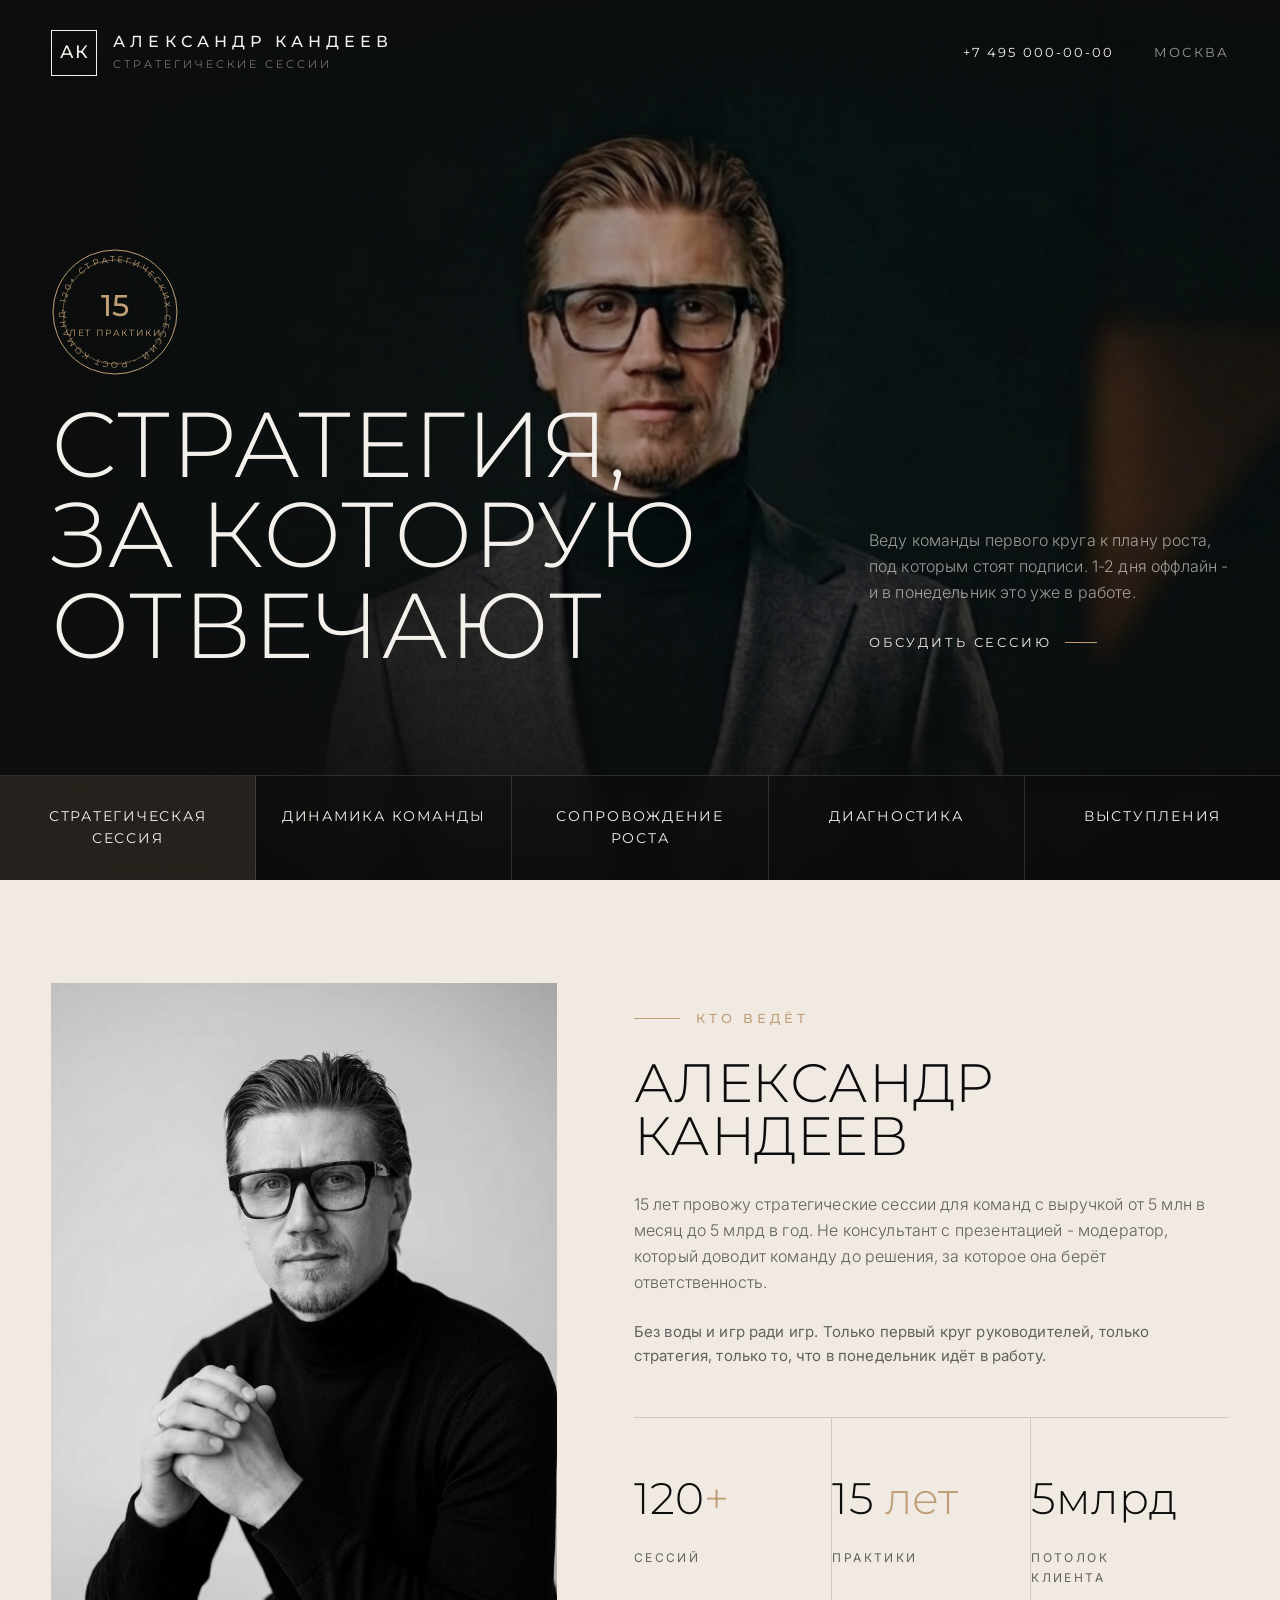
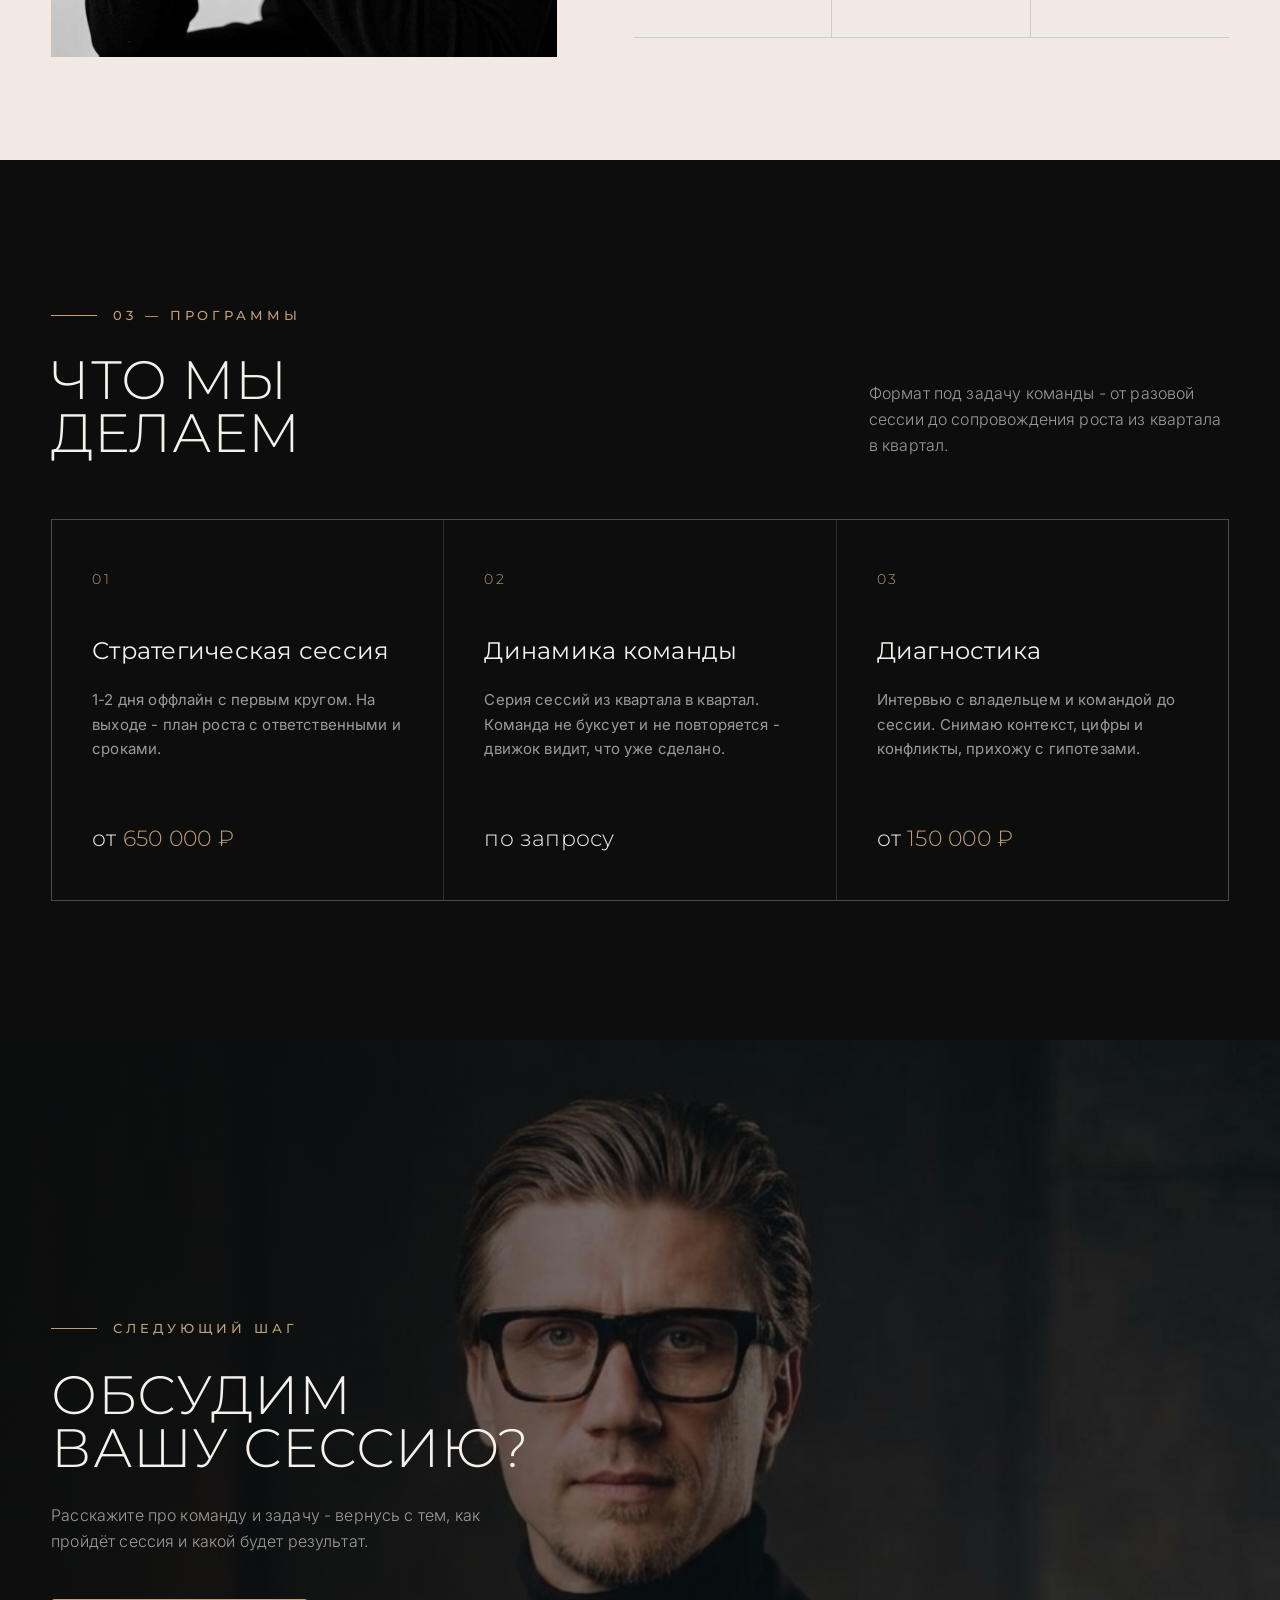
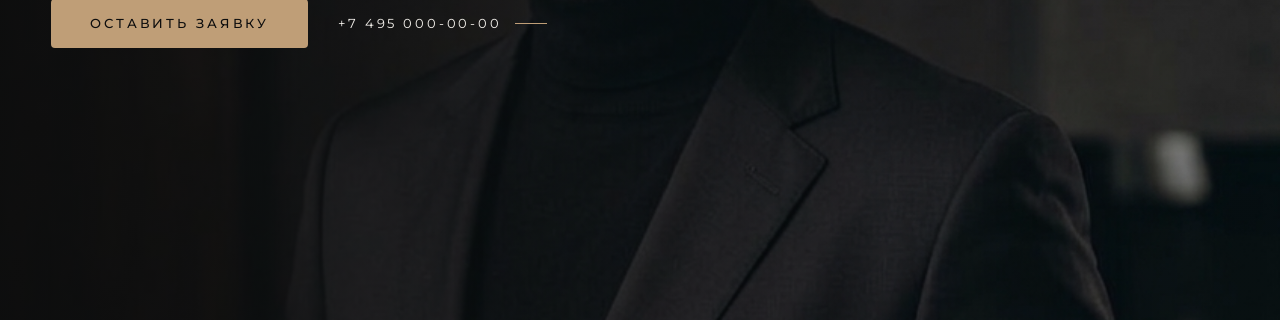
<file: web/site.html>
<!DOCTYPE html>
<html lang="ru">
<head>
<meta charset="utf-8">
<meta name="viewport" content="width=device-width, initial-scale=1">
<title>Александр Кандеев - Стратегические сессии</title>
<link rel="stylesheet" href="../core/tokens.css">
<link rel="stylesheet" href="base.css">
<style>
  /* локальные доводки для демо-лендинга */
  .screen { min-height: 100vh; display: flex; flex-direction: column; justify-content: center; }
  /* фикс высот для статичного рендера всех экранов одним снимком */
  .hero, .cta-screen, .screen { min-height: 880px !important; height: 880px; }
  .about { display: grid; grid-template-columns: 0.85fr 1fr; gap: clamp(40px, 6vw, 100px); align-items: center; }
  .about__photo { aspect-ratio: 3/4; background-size: cover; background-position: center; filter: grayscale(1); }
</style>
</head>
<body>

<!-- ============ ЭКРАН 1 · HERO ============ -->
<header class="hero">
  <div class="hero__bg" style="background-image:url('../brand/sample-photos/77.jpg')"></div>
  <nav class="nav hero__nav">
    <div class="logo">
      <div class="logo__mono">АК</div>
      <div><div class="logo__name">Александр Кандеев</div><div class="logo__tag">Стратегические сессии</div></div>
    </div>
    <div class="nav__right"><span>+7 495 000-00-00</span><span class="muted">Москва</span></div>
  </nav>
  <div style="position:absolute;z-index:6;left:var(--gutter);top:248px">
    <svg width="128" height="128" viewBox="0 0 128 128">
      <defs><path id="seal-circ" d="M64,64 m-50,0 a50,50 0 1,1 100,0 a50,50 0 1,1 -100,0"/></defs>
      <circle cx="64" cy="64" r="62" fill="none" stroke="#BF9E77" stroke-width="1"/>
      <circle cx="64" cy="64" r="52" fill="none" stroke="#BF9E77" stroke-width="1" stroke-opacity=".5"/>
      <text font-family="Montserrat" font-size="8.4" letter-spacing="2.4" fill="#BF9E77" font-weight="400">
        <textPath href="#seal-circ" startOffset="0%">• 120+ СТРАТЕГИЧЕСКИХ СЕССИЙ • РОСТ КОМАНД •</textPath>
      </text>
    </svg>
    <div class="seal__center"><div class="seal__big">15</div><div class="seal__cap">лет практики</div></div>
  </div>
  <div class="hero__title"><h1 class="display">Стратегия,<br>за которую <b>отвечают</b></h1></div>
  <div class="hero__lede">
    <p class="lede">Веду команды первого круга к плану роста, под которым стоят подписи. 1-2 дня оффлайн - и в понедельник это уже в работе.</p>
    <a href="#" class="link" style="margin-top:26px">Обсудить сессию</a>
  </div>
  <div class="catbar" style="position:absolute;left:0;right:0;bottom:0;z-index:6">
    <div class="catbar__item is-active">Стратегическая сессия</div>
    <div class="catbar__item">Динамика команды</div>
    <div class="catbar__item">Сопровождение роста</div>
    <div class="catbar__item">Диагностика</div>
    <div class="catbar__item">Выступления</div>
  </div>
</header>

<!-- ============ ЭКРАН 2 · О СЕБЕ (светлый регистр) ============ -->
<section class="invert screen">
  <div class="section about" style="width:100%">
    <div class="about__photo" style="background-image:url('../brand/sample-photos/71.jpg')"></div>
    <div>
      <div class="eyebrow">Кто ведёт</div>
      <h2 class="display" style="margin:28px 0 30px">Александр<br><b>Кандеев</b></h2>
      <p class="lede" style="margin-bottom:24px">15 лет провожу стратегические сессии для команд с выручкой от 5 млн в месяц до 5 млрд в год. Не консультант с презентацией - модератор, который доводит команду до решения, за которое она берёт ответственность.</p>
      <p class="muted" style="margin-bottom:48px">Без воды и игр ради игр. Только первый круг руководителей, только стратегия, только то, что в понедельник идёт в работу.</p>
      <div class="stats">
        <div class="stat"><div class="stat__n">120<i>+</i></div><div class="stat__t">Сессий</div></div>
        <div class="stat"><div class="stat__n">15 <i>лет</i></div><div class="stat__t">Практики</div></div>
        <div class="stat"><div class="stat__n">5млрд</div><div class="stat__t">Потолок клиента</div></div>
      </div>
    </div>
  </div>
</section>

<!-- ============ ЭКРАН 3 · ПРОГРАММЫ ============ -->
<section class="screen">
  <div class="section" style="width:100%">
    <div style="display:flex;justify-content:space-between;align-items:flex-end;margin-bottom:60px;flex-wrap:wrap;gap:24px">
      <div><div class="eyebrow">03 — Программы</div><h2 class="display" style="margin-top:28px">Что мы<br><b>делаем</b></h2></div>
      <p class="lede" style="max-width:360px">Формат под задачу команды - от разовой сессии до сопровождения роста из квартала в квартал.</p>
    </div>
    <div class="cards">
      <div class="card">
        <div class="card__num">01</div>
        <h3>Стратегическая сессия</h3>
        <p class="muted">1-2 дня оффлайн с первым кругом. На выходе - план роста с ответственными и сроками.</p>
        <div class="card__price">от <i>650 000 ₽</i></div>
      </div>
      <div class="card">
        <div class="card__num">02</div>
        <h3>Динамика команды</h3>
        <p class="muted">Серия сессий из квартала в квартал. Команда не буксует и не повторяется - движок видит, что уже сделано.</p>
        <div class="card__price">по запросу</div>
      </div>
      <div class="card">
        <div class="card__num">03</div>
        <h3>Диагностика</h3>
        <p class="muted">Интервью с владельцем и командой до сессии. Снимаю контекст, цифры и конфликты, прихожу с гипотезами.</p>
        <div class="card__price">от <i>150 000 ₽</i></div>
      </div>
    </div>
  </div>
</section>

<!-- ============ ЭКРАН 4 · ФИНАЛ / CTA ============ -->
<section class="cta-screen">
  <div class="cta-screen__bg" style="background-image:url('../brand/sample-photos/105.jpg')"></div>
  <div class="cta-screen__in">
    <div class="eyebrow">Следующий шаг</div>
    <h2 class="display" style="margin:30px 0 28px">Обсудим<br>вашу <b>сессию?</b></h2>
    <p class="lede" style="max-width:480px;margin-bottom:44px">Расскажите про команду и задачу - вернусь с тем, как пройдёт сессия и какой будет результат.</p>
    <div style="display:flex;align-items:center;gap:30px;flex-wrap:wrap">
      <a href="#" class="btn btn--solid">Оставить заявку</a>
      <a href="#" class="link">+7 495 000-00-00</a>
    </div>
  </div>
</section>

</body>
</html>
</file>
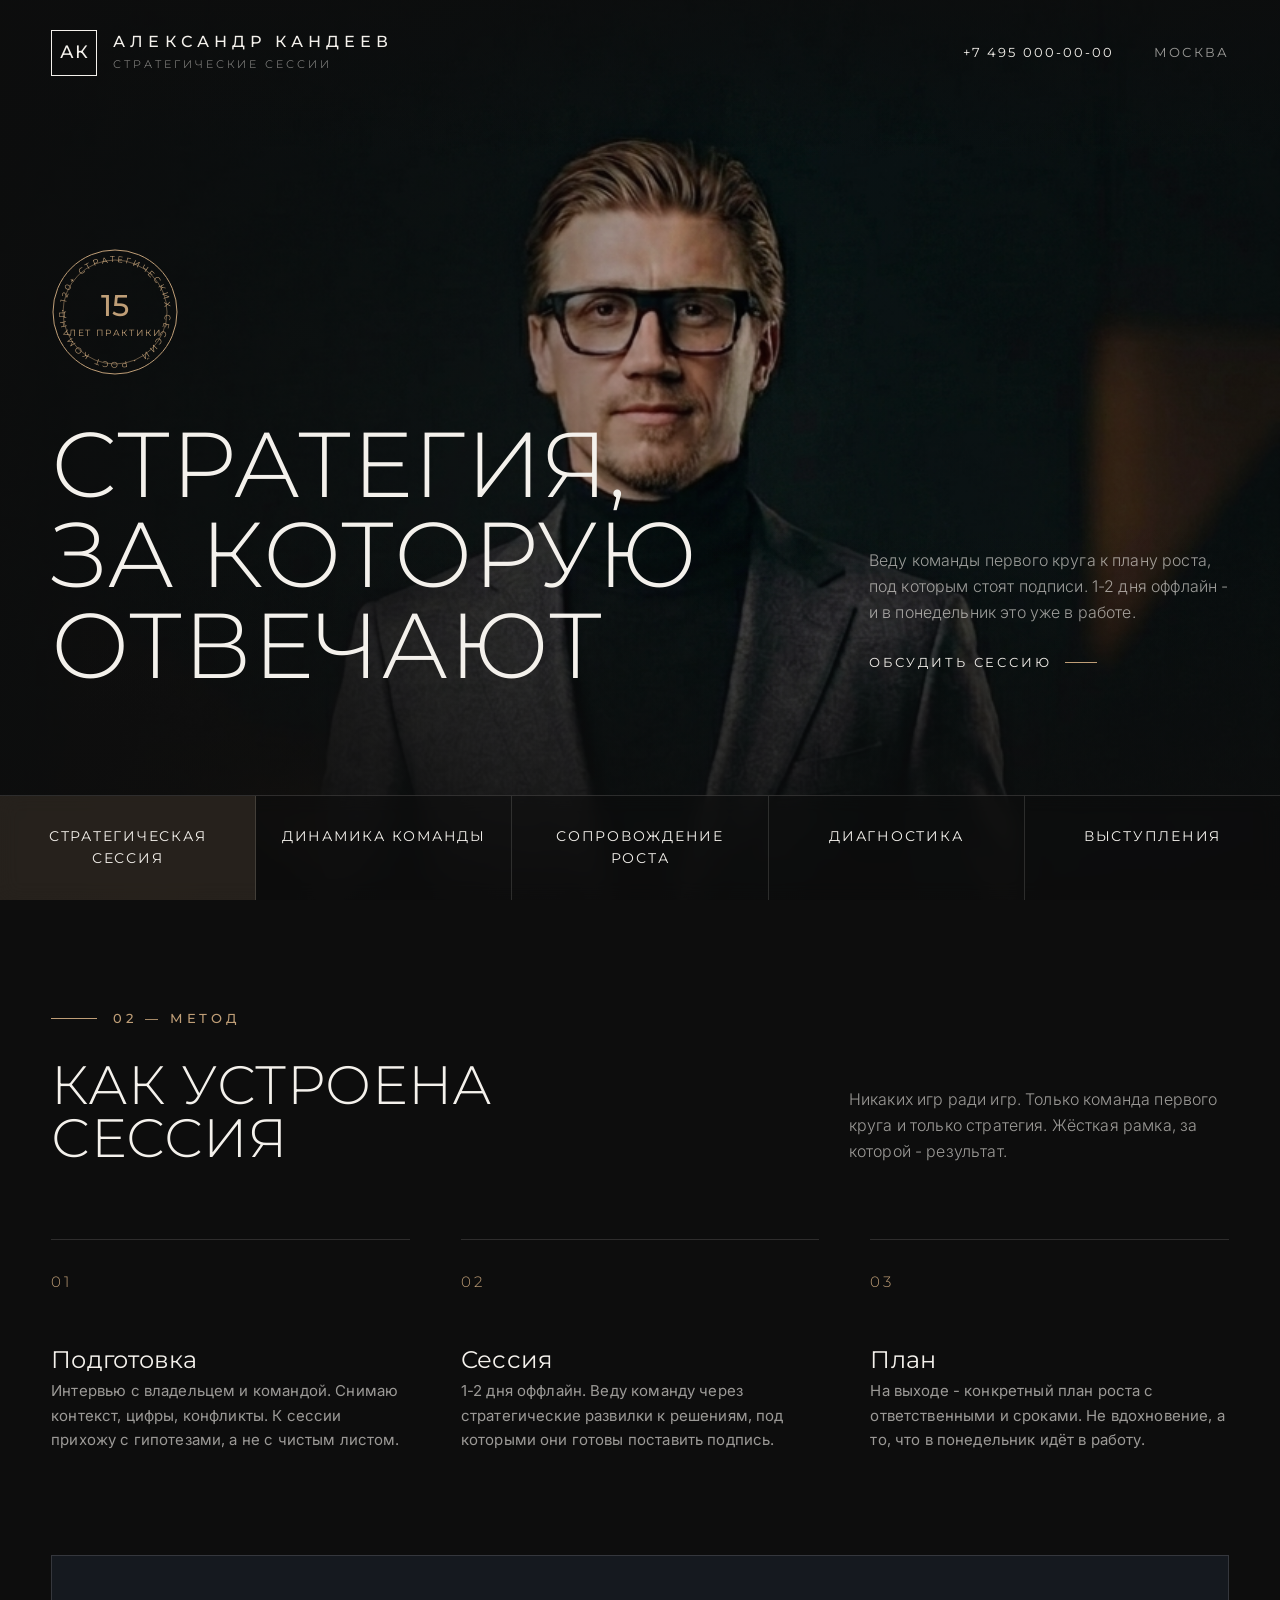
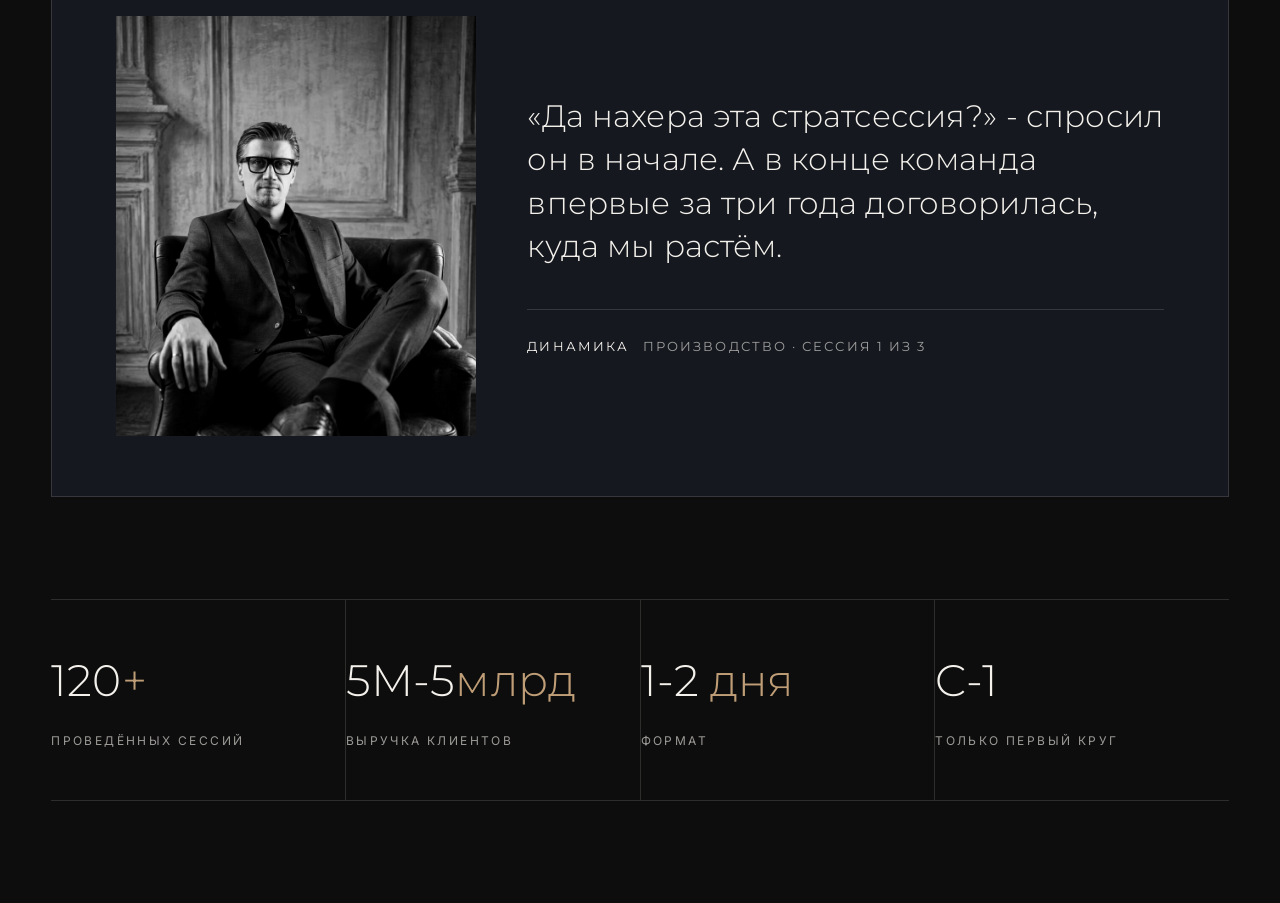
<file: web/starter.html>
<!DOCTYPE html>
<html lang="ru">
<head>
<meta charset="utf-8">
<meta name="viewport" content="width=device-width, initial-scale=1">
<title>Александр Кандеев - Стратегические сессии</title>
<!-- Дизайн-система: подключаем токены, затем базовый CSS -->
<link rel="stylesheet" href="../core/tokens.css">
<link rel="stylesheet" href="base.css">
</head>
<body>

<!-- ============ HERO ============ -->
<header class="hero">
  <div class="hero__bg" style="background-image:url('../brand/sample-photos/77.jpg')"></div>

  <nav class="nav hero__nav">
    <div class="logo">
      <div class="logo__mono">АК</div>
      <div>
        <div class="logo__name">Александр Кандеев</div>
        <div class="logo__tag">Стратегические сессии</div>
      </div>
    </div>
    <div class="nav__right">
      <span>+7 495 000-00-00</span>
      <span class="muted">Москва</span>
    </div>
  </nav>

  <!-- Печать-медальон -->
  <div style="position:absolute;z-index:6;left:var(--gutter);top:248px">
    <svg width="128" height="128" viewBox="0 0 128 128">
      <defs><path id="seal-circ" d="M64,64 m-50,0 a50,50 0 1,1 100,0 a50,50 0 1,1 -100,0"/></defs>
      <circle cx="64" cy="64" r="62" fill="none" stroke="#BF9E77" stroke-width="1"/>
      <circle cx="64" cy="64" r="52" fill="none" stroke="#BF9E77" stroke-width="1" stroke-opacity=".5"/>
      <text font-family="Montserrat" font-size="8.4" letter-spacing="2.4" fill="#BF9E77" font-weight="400">
        <textPath href="#seal-circ" startOffset="0%">• 120+ СТРАТЕГИЧЕСКИХ СЕССИЙ • РОСТ КОМАНД •</textPath>
      </text>
    </svg>
    <div class="seal__center"><div class="seal__big">15</div><div class="seal__cap">лет практики</div></div>
  </div>

  <div class="hero__title">
    <h1 class="display">Стратегия,<br>за которую <b>отвечают</b></h1>
  </div>

  <div class="hero__lede">
    <p class="lede">Веду команды первого круга к плану роста, под которым стоят подписи. 1-2 дня оффлайн - и в понедельник это уже в работе.</p>
    <a href="#" class="link" style="margin-top:26px">Обсудить сессию</a>
  </div>

  <div class="catbar" style="position:absolute;left:0;right:0;bottom:0;z-index:6">
    <div class="catbar__item is-active">Стратегическая сессия</div>
    <div class="catbar__item">Динамика команды</div>
    <div class="catbar__item">Сопровождение роста</div>
    <div class="catbar__item">Диагностика</div>
    <div class="catbar__item">Выступления</div>
  </div>
</header>

<!-- ============ МЕТОД ============ -->
<section class="section">
  <div class="eyebrow">02 — Метод</div>
  <div style="display:flex;justify-content:space-between;align-items:flex-end;margin:30px 0 74px;flex-wrap:wrap;gap:30px">
    <h2 class="display">Как устроена<br><b>сессия</b></h2>
    <p class="lede" style="max-width:380px">Никаких игр ради игр. Только команда первого круга и только стратегия. Жёсткая рамка, за которой - результат.</p>
  </div>
  <div class="steps">
    <div class="step"><div class="step__num">01</div><h3>Подготовка</h3>
      <p class="muted">Интервью с владельцем и командой. Снимаю контекст, цифры, конфликты. К сессии прихожу с гипотезами, а не с чистым листом.</p></div>
    <div class="step"><div class="step__num">02</div><h3>Сессия</h3>
      <p class="muted">1-2 дня оффлайн. Веду команду через стратегические развилки к решениям, под которыми они готовы поставить подпись.</p></div>
    <div class="step"><div class="step__num">03</div><h3>План</h3>
      <p class="muted">На выходе - конкретный план роста с ответственными и сроками. Не вдохновение, а то, что в понедельник идёт в работу.</p></div>
  </div>
</section>

<!-- ============ КЕЙС ============ -->
<section class="section" style="padding-top:0">
  <div class="case">
    <div class="case__photo" style="background-image:url('../brand/sample-photos/73.jpg')"></div>
    <div>
      <div class="case__quote">«Да нахера эта стратсессия?» - спросил он в начале. А в конце <b>команда впервые за три года договорилась, куда мы растём.</b></div>
      <div class="case__by"><span>Динамика</span><span class="muted">Производство · сессия 1 из 3</span></div>
    </div>
  </div>
</section>

<!-- ============ ЦИФРЫ ============ -->
<section class="section" style="padding-top:0">
  <div class="stats">
    <div class="stat"><div class="stat__n">120<i>+</i></div><div class="stat__t">Проведённых сессий</div></div>
    <div class="stat"><div class="stat__n">5М-5<i>млрд</i></div><div class="stat__t">Выручка клиентов</div></div>
    <div class="stat"><div class="stat__n">1-2 <i>дня</i></div><div class="stat__t">Формат</div></div>
    <div class="stat"><div class="stat__n">C-1</div><div class="stat__t">Только первый круг</div></div>
  </div>
</section>

</body>
</html>
</file>
<file: core/tokens.css>
/* ============================================================
   Дизайн-система Александра Кандеева - ТОКЕНЫ
   Якорь: премиум-тёмный в духе whitewill.ru.
   Монохром-первым: цвет редкий, акцент - бронза.
   Подключать первым; всё остальное опирается на эти переменные.
   ============================================================ */

:root {
  /* --- Тёмная база (почти-чёрные, тёплые, не чистый #000) --- */
  --c-black:        #0D0D0D;   /* фон страницы */
  --c-near-black:   #000A0D;   /* самый глубокий, с сине-зелёным подтоном */
  --c-graphite:     #15191F;   /* приподнятая поверхность, карточки */
  --c-conifer:      #0C1B20;   /* альтернативная глубокая поверхность, прохладная */

  /* --- Свет (слоновая кость, не белый) --- */
  --c-ivory:        #F4F1EC;   /* основной текст по тёмному */
  --c-ivory-warm:   #F0EAE3;   /* тёплые светлые панели (светлые секции) */
  --c-white:        #FFFFFF;   /* только когда нужен чистый максимум */

  /* --- Текст по тёмному (через прозрачность слоновой кости) --- */
  --c-muted:        rgba(244, 241, 236, 0.62);  /* вторичный текст */
  --c-faint:        rgba(244, 241, 236, 0.40);  /* подписи, мета */

  /* --- Линии (волосяные, почти невидимые) --- */
  --c-line:         rgba(244, 241, 236, 0.14);
  --c-line-strong:  rgba(244, 241, 236, 0.26);

  /* --- Акценты (приглушённые, благородные; использовать РЕДКО) --- */
  --c-bronze:       #BF9E77;   /* основной акцент - шампань/бронза */
  --c-bronze-deep:  #997650;   /* ховер/глубже */
  --c-clay:         #B98E7B;   /* тёплая глина */
  --c-sage:         #9AAF89;   /* шалфей */
  --c-eucalyptus:   #4D726B;   /* эвкалипт, прохладный */
  --c-navy:         #0E3361;   /* глубокий навигатор-синий */
  --c-amber:        #EB9444;   /* энергия, очень редко */

  /* --- Семантика --- */
  --c-bg:           var(--c-black);
  --c-surface:      var(--c-graphite);
  --c-text:         var(--c-ivory);
  --c-accent:       var(--c-bronze);
  --c-accent-hover: var(--c-bronze-deep);

  /* --- Типографика --- */
  --font-display:   'Montserrat', 'Futura PT', system-ui, sans-serif;
  --font-body:      'Inter', 'Futura PT Book', system-ui, sans-serif;
  /* Когда появится лицензия Futura PT - подключить @font-face (см. typography.md)
     и поменять порядок: Futura PT первой. Менять тут, в одном месте. */

  /* Текучая шкала (как у White Will - размер растёт с шириной экрана) */
  --fs-display-xl:  clamp(44px, 7.2vw, 104px);  /* hero h1 */
  --fs-display-l:   clamp(32px, 4.2vw, 56px);   /* h2 секций */
  --fs-h3:          clamp(21px, 1.9vw, 28px);
  --fs-lede:        clamp(16px, 1.25vw, 19px);
  --fs-body:        clamp(15px, 1.05vw, 17px);
  --fs-label:       13px;     /* прописные подписи, навбар, кнопки */
  --fs-caption:     12px;

  --lh-display:     0.98;
  --lh-head:        1.08;
  --lh-body:        1.62;

  --ls-display:     0.01em;   /* заголовки прописными */
  --ls-body:        0.01em;
  --ls-label:       0.22em;   /* подписи/навбар */
  --ls-eyebrow:     0.30em;   /* надзаголовки */

  --w-light:        300;
  --w-regular:      400;
  --w-medium:       500;

  /* --- Сетка и ритм --- */
  --gutter:         clamp(24px, 4vw, 80px);     /* боковые поля */
  --section-y:      clamp(64px, 8vw, 130px);    /* вертикаль секции */
  --maxw:           1600px;                     /* предел контента */

  /* --- Радиусы (премиум = острые углы) --- */
  --radius:         0;
  --radius-sm:      4px;

  /* --- Тени (минимум; глубина через фон, не через тень) --- */
  --shadow-soft:    0 24px 80px rgba(0, 0, 0, 0.45);

  /* --- Движение (снято с whitewill.ru) --- */
  --dur-fast:       0.2s;
  --dur:            0.3s;          /* базовый переход - почти всё на нём */
  --dur-slow:       0.5s;
  --ease:           cubic-bezier(0.4, 0, 0.2, 1);
  --ease-lux:       cubic-bezier(0.65, 0.05, 0.36, 1);  /* фирменный easing White Will */
}

/* ============================================================
   ЦВЕТОВЫЕ ТЕМЫ - класс-обёртка меняет акцент и тёмный тон.
   Механика White Will (.london/.country/.turkey...): вешаешь
   класс на секцию/страницу - кнопки, ссылки, теги следуют.
   ============================================================ */

/* База - бронза/шампань (по умолчанию, мир .turkey/.mansions) */
.theme-bronze   { --c-accent: #BF9E77; --c-accent-hover: #997650; --c-surface: #15191F; }

/* Изумруд / эвкалипт (мир .london/.retail) */
.theme-emerald  { --c-accent: #4D726B; --c-accent-hover: #354E49; --c-surface: #151F1D; }

/* Шалфей / зелёный (мир .country) */
.theme-sage     { --c-accent: #9AAF89; --c-accent-hover: #728562; --c-surface: #0F1A0E; }

/* Глубокий синий (статусный, мир .oman) */
.theme-navy     { --c-accent: #0E3361; --c-accent-hover: #082344; --c-surface: #0C1620; }
</file>
<file: web/base.css>
/* ============================================================
   Дизайн-система Александра Кандеева - БАЗОВЫЙ CSS (веб)
   Подключать после ../core/tokens.css.
   Готовые компоненты в духе whitewill.ru: навбар, hero,
   шаги, кейс, цифры, панель категорий, кнопки, печать.
   ============================================================ */

@import url('https://fonts.googleapis.com/css2?family=Montserrat:wght@300;400;500&family=Inter:wght@300;400;500&display=swap');

*, *::before, *::after { box-sizing: border-box; margin: 0; padding: 0; }

html { -webkit-font-smoothing: antialiased; text-rendering: optimizeLegibility; }

body {
  background: var(--c-bg);
  color: var(--c-text);
  font-family: var(--font-body);
  font-size: var(--fs-body);
  line-height: var(--lh-body);
  letter-spacing: var(--ls-body);
}

/* --- Типографика --- */
.display {
  font-family: var(--font-display);
  font-weight: var(--w-light);
  text-transform: uppercase;
  line-height: var(--lh-display);
  letter-spacing: var(--ls-display);
}
/* Выделение в заголовке - НЕ по умолчанию. Только осознанно, классом .em.
   Случайный <b>/<strong> в заголовке намеренно не утолщается. */
.display b, .display strong { font-weight: inherit; }
.em { font-weight: var(--w-medium); }
.em.is-accent { color: var(--c-bronze); }

h1.display { font-size: var(--fs-display-xl); }
h2.display { font-size: var(--fs-display-l); }
h3 {
  font-family: var(--font-display);
  font-weight: var(--w-regular);
  font-size: var(--fs-h3);
  letter-spacing: 0.01em;
}

.eyebrow {
  font-family: var(--font-display);
  font-weight: var(--w-medium);
  font-size: var(--fs-label);
  letter-spacing: var(--ls-eyebrow);
  text-transform: uppercase;
  color: var(--c-accent);
  display: inline-flex;
  align-items: center;
  gap: 16px;
}
.eyebrow::before { content: ""; width: 46px; height: 1px; background: var(--c-accent); }

.lede { font-size: var(--fs-lede); color: var(--c-muted); font-weight: var(--w-light); }
.muted { color: var(--c-muted); }
.faint { color: var(--c-faint); }

/* --- Раскладка --- */
.section { padding: var(--section-y) var(--gutter); max-width: var(--maxw); margin: 0 auto; }
.divider { height: 1px; background: var(--c-line); border: 0; }

/* --- Навбар --- */
.nav { display: flex; align-items: center; justify-content: space-between; padding: 30px var(--gutter); }
.logo { display: flex; align-items: center; gap: 16px; }
.logo__mono {
  width: 46px; height: 46px; border: 1px solid var(--c-ivory);
  display: flex; align-items: center; justify-content: center;
  font-family: var(--font-display); font-weight: var(--w-medium); font-size: 18px; letter-spacing: 0.04em;
}
.logo__name { font-family: var(--font-display); font-weight: var(--w-medium); font-size: 16px;
  letter-spacing: 0.32em; text-transform: uppercase; line-height: 1; }
.logo__tag { font-family: var(--font-display); font-weight: var(--w-light); font-size: 10.5px;
  letter-spacing: 0.28em; text-transform: uppercase; color: var(--c-muted); margin-top: 6px; }
.nav__right { display: flex; align-items: center; gap: 40px;
  font-family: var(--font-display); font-weight: var(--w-regular); font-size: var(--fs-label);
  letter-spacing: 0.16em; text-transform: uppercase; }

/* --- Кнопки (снято с whitewill.ru: радиус 4px, .3s, налив акцентом) --- */
.btn {
  font-family: var(--font-display); font-weight: var(--w-medium);
  font-size: var(--fs-label); letter-spacing: var(--ls-label); text-transform: uppercase;
  padding: 17px 38px; border: 1px solid transparent; border-radius: var(--radius-sm); cursor: pointer;
  text-decoration: none; display: inline-flex; align-items: center; justify-content: center; gap: 14px;
  white-space: nowrap; line-height: 1; vertical-align: middle;
  transition: background var(--dur) var(--ease-lux), color var(--dur) var(--ease-lux),
              border-color var(--dur) var(--ease-lux);
}
/* Размеры */
.btn--lg { padding: 21px 46px; font-size: 14px; }
.btn--sm { padding: 13px 26px; font-size: 12px; }
.btn--block { display: flex; width: 100%; }
/* Солид: бронза → на ховере глубже */
.btn--solid { background: var(--c-accent); color: var(--c-black); }
.btn--solid:hover { background: var(--c-accent-hover); }
/* Призрак: на ховере бордер загорается акцентом, заливается акцентом (приём WW) */
.btn--ghost { background: transparent; color: var(--c-text); border-color: var(--c-line-strong); }
.btn--ghost:hover { background: var(--c-accent); color: var(--c-black); border-color: var(--c-accent); }
/* Кнопка-стрелка: стрелка идёт за текстом, на ховере «дышит». Без переноса. */
.btn--arrow .arr { display: inline-block; transition: transform var(--dur) var(--ease-lux); }
.btn--arrow:hover .arr { animation: arrow-move 0.9s var(--ease-lux) infinite; }

/* Ссылка-стрелка: на ховере текст и черта уходят в акцент */
.link {
  font-family: var(--font-display); font-weight: var(--w-regular);
  font-size: var(--fs-label); letter-spacing: var(--ls-label); text-transform: uppercase;
  color: var(--c-text); text-decoration: none; display: inline-flex; align-items: center; gap: 13px;
  transition: color var(--dur) var(--ease-lux), gap var(--dur) var(--ease-lux);
}
.link::after { content: ""; width: 32px; height: 1px; background: var(--c-accent); transition: width var(--dur) var(--ease-lux); }
.link:hover { color: var(--c-accent); gap: 18px; }
.link:hover::after { width: 44px; }

/* --- Hero (фото на весь экран + заголовок снизу) --- */
.hero { position: relative; min-height: 100vh; overflow: hidden; }
.hero__bg { position: absolute; inset: 0; background-size: cover; background-position: 62% 16%; }
.hero__bg::before { content: ""; position: absolute; inset: 0;
  background: linear-gradient(90deg, rgba(13,13,13,0.92) 0%, rgba(13,13,13,0.55) 34%, rgba(13,13,13,0.15) 60%, rgba(13,13,13,0.5) 100%); }
.hero__bg::after { content: ""; position: absolute; inset: 0;
  background: linear-gradient(180deg, rgba(13,13,13,0.7) 0%, transparent 18%, transparent 58%, rgba(13,13,13,0.92) 100%); }
.hero__nav { position: absolute; z-index: 6; top: 0; left: 0; right: 0; }
.hero__title { position: absolute; z-index: 6; left: var(--gutter); bottom: 210px; max-width: 1000px; }
.hero__lede { position: absolute; z-index: 6; right: var(--gutter); bottom: 226px; width: 360px; }

/* --- Печать-медальон --- */
.seal { position: relative; width: 128px; height: 128px; }
.seal__center { position: absolute; inset: 0; display: flex; flex-direction: column;
  align-items: center; justify-content: center; text-align: center; }
.seal__big { font-family: var(--font-display); font-weight: var(--w-medium); font-size: 30px; color: var(--c-bronze); line-height: 1; }
.seal__cap { font-family: var(--font-display); font-weight: var(--w-regular); font-size: 9px;
  letter-spacing: 0.2em; text-transform: uppercase; color: var(--c-bronze); margin-top: 5px; }

/* --- Панель категорий --- */
.catbar { display: flex; background: rgba(13,13,13,0.55); backdrop-filter: blur(10px); border-top: 1px solid var(--c-line); }
.catbar__item { flex: 1; text-align: center; padding: 30px 14px;
  font-family: var(--font-display); font-weight: var(--w-regular); font-size: 13.5px;
  letter-spacing: 0.13em; text-transform: uppercase; color: var(--c-ivory); }
.catbar__item:not(:last-child) { border-right: 1px solid var(--c-line); }
.catbar__item.is-active { background: rgba(191,158,119,0.14); }

/* --- Шаги (нумерованные колонки) --- */
.steps { display: grid; grid-template-columns: repeat(3, 1fr); gap: clamp(28px, 4vw, 54px); }
.step { border-top: 1px solid var(--c-line); padding-top: 30px; }
.step__num { font-family: var(--font-display); font-weight: var(--w-light); font-size: 15px;
  letter-spacing: 0.2em; color: var(--c-bronze); margin-bottom: 46px; }

/* --- Кейс / цитата --- */
.case { display: grid; grid-template-columns: 360px 1fr; gap: clamp(32px, 4vw, 64px);
  align-items: center; background: var(--c-surface); border: 1px solid var(--c-line); padding: 60px 64px; }
.case__photo { min-height: 420px; background-size: cover; background-position: center 22%; filter: grayscale(1) contrast(1.02); }
.case__quote { font-family: var(--font-display); font-weight: var(--w-light);
  font-size: clamp(24px, 2.4vw, 33px); line-height: 1.42; text-transform: none; }
.case__quote b, .case__quote strong { font-weight: inherit; color: inherit; }
.case__quote .em { font-weight: var(--w-regular); color: var(--c-bronze); }
.case__by { margin-top: 40px; padding-top: 26px; border-top: 1px solid var(--c-line);
  display: flex; gap: 14px; align-items: baseline;
  font-family: var(--font-display); text-transform: uppercase; letter-spacing: 0.16em; font-size: var(--fs-label); }

/* --- Полоса цифр --- */
.stats { display: flex; border-top: 1px solid var(--c-line); border-bottom: 1px solid var(--c-line); }
.stat { flex: 1; padding: 46px 44px 50px 0; }
.stat:not(:last-child) { border-right: 1px solid var(--c-line); }
.stat__n { font-family: var(--font-display); font-weight: var(--w-light); font-size: clamp(34px, 3.4vw, 46px); }
.stat__n i { font-style: normal; color: var(--c-bronze); }
.stat__t { font-size: var(--fs-caption); letter-spacing: 0.2em; text-transform: uppercase; color: var(--c-muted); margin-top: 14px; }

/* --- Изображения: фото, вырезанные объекты, рендеры, абстракция --- */
/* Базовая медиа-область (фото или картинка), острые углы, без рамки */
.figure { position: relative; overflow: hidden; background-size: cover; background-position: center; }
.figure--bw { filter: grayscale(1) contrast(1.02); }      /* кейсы, архив */
/* Вырезанный объект/рендер на прозрачном фоне (статуя, предмет, элемент) */
.cutout { display: block; max-width: 100%; height: auto; }
.cutout--glow { filter: drop-shadow(0 30px 60px rgba(0,0,0,0.5)); }
/* Контейнер под абстрактный/SVG-визуал (когда фото не нужно) */
.motif { position: relative; overflow: hidden; background: var(--c-near-black);
  display: flex; align-items: center; justify-content: center; min-height: 420px; }
.motif > svg { width: 100%; height: 100%; display: block; }
/* Блок «текст + визуал» (визуал может быть фото ИЛИ рендер ИЛИ абстракция) */
.split { display: grid; grid-template-columns: 1fr 1fr; gap: clamp(40px, 6vw, 100px); align-items: center; }
.split--narrow { grid-template-columns: 0.85fr 1fr; }

/* --- Светлый регистр (полная инверсия: слоновая кость + тёмный текст) ---
   Вешается на секцию. Бронзовый акцент остаётся прежним - связь регистров. */
.invert {
  background: var(--c-ivory-warm);
  color: var(--c-black);
  --c-bg: var(--c-ivory-warm);     /* фон секции и плоских блоков */
  --c-surface: #FCFAF5;            /* приподнятые карточки на светлом */
  --c-text: #0D0D0D;
  --c-muted: rgba(13, 13, 13, 0.62);
  --c-faint: rgba(13, 13, 13, 0.42);
  --c-line: rgba(13, 13, 13, 0.14);
  --c-line-strong: rgba(13, 13, 13, 0.26);
}
.invert .logo__mono { border-color: #0D0D0D; }
.invert .catbar { background: rgba(255, 255, 255, 0.55); }
.invert .catbar__item { color: var(--c-text); }

/* --- Программы (карточки услуг) --- */
.cards { display: grid; grid-template-columns: repeat(3, 1fr); gap: 1px; background: var(--c-line); border: 1px solid var(--c-line); }
.card { background: var(--c-bg); padding: 48px 40px 44px; display: flex; flex-direction: column; min-height: 380px; }
.card__num { font-family: var(--font-display); font-weight: var(--w-light); font-size: 14px; letter-spacing: 0.2em; color: var(--c-bronze); margin-bottom: 40px; }
.card h3 { margin-bottom: 18px; }
.card__price { margin-top: auto; padding-top: 26px; font-family: var(--font-display); font-weight: var(--w-light); font-size: 22px; letter-spacing: 0.01em; }
.card__price i { font-style: normal; color: var(--c-bronze); }

/* --- Финальный CTA на фото --- */
.cta-screen { position: relative; min-height: 100vh; display: flex; align-items: center; overflow: hidden; }
.cta-screen__bg { position: absolute; inset: 0; background-size: cover; background-position: center 18%; }
.cta-screen__bg::after { content: ""; position: absolute; inset: 0; background: linear-gradient(90deg, rgba(13,13,13,0.9) 0%, rgba(13,13,13,0.55) 45%, rgba(13,13,13,0.25) 100%); }
.cta-screen__in { position: relative; z-index: 2; padding: 0 var(--gutter); max-width: 920px; }

/* ============================================================
   ПЛАШКИ, ТЕГИ, ВЫНОСКИ - цвет не только на кнопках
   ============================================================ */

/* Локальные «установщики акцента»: меняют --c-accent для вложенных
   компонентов (бейдж, выноска, кнопка) + задают цвет текста ПОВЕРХ цвета. */
.acc-bronze     { --c-accent: #BF9E77; --c-accent-hover: #997650; --on-accent: #0D0D0D; }
.acc-clay       { --c-accent: #B98E7B; --c-accent-hover: #8E604C; --on-accent: #0D0D0D; }
.acc-sage       { --c-accent: #9AAF89; --c-accent-hover: #728562; --on-accent: #13210E; }
.acc-eucalyptus { --c-accent: #4D726B; --c-accent-hover: #354E49; --on-accent: #F4F1EC; }
.acc-navy       { --c-accent: #0E3361; --c-accent-hover: #082344; --on-accent: #F4F1EC; }
.acc-amber      { --c-accent: #EB9444; --c-accent-hover: #B5701F; --on-accent: #0D0D0D; }
:root { --on-accent: #0D0D0D; }   /* текст поверх бронзы по умолчанию */

/* Тег / бейдж - приглушённая плашка (заливка акцентом 14%, текст акцентом) */
.badge { display: inline-flex; align-items: center; gap: 8px;
  font-family: var(--font-display); font-weight: var(--w-medium); font-size: 12px;
  letter-spacing: 0.12em; text-transform: uppercase; padding: 7px 14px; border-radius: 999px;
  background: color-mix(in srgb, var(--c-accent) 15%, transparent); color: var(--c-accent); }
.badge .pip { width: 7px; height: 7px; border-radius: 50%; background: var(--c-accent); }
/* Сплошной бейдж - заливка цветом, текст поверх */
.badge--solid { background: var(--c-accent); color: var(--on-accent); }

/* Выноска / плашка-блок - тонкий бордер + акцентная грань слева + лёгкий тон */
.callout { border: 1px solid var(--c-line); border-left: 3px solid var(--c-accent);
  background: color-mix(in srgb, var(--c-accent) 7%, transparent);
  padding: 24px 28px; }
.callout__t { font-family: var(--font-display); font-weight: var(--w-medium); font-size: 13px;
  letter-spacing: 0.14em; text-transform: uppercase; color: var(--c-accent); margin-bottom: 10px; }

/* Цветной разделитель-полоса (тонкая, для ритма/секций) */
.rule-accent { height: 2px; width: 56px; background: var(--c-accent); border: 0; }

/* ============================================================
   ВЗАИМОДЕЙСТВИЯ И ДВИЖЕНИЕ (снято с whitewill.ru)
   ============================================================ */

/* Keyframes */
@keyframes arrow-move { 0%{transform:translate3d(.2em,0,0)} 50%{transform:translate3d(-.1em,0,0)} 100%{transform:translate3d(.2em,0,0)} }
@keyframes fadeUp { 0%{transform:translate3d(0,1.4em,0);opacity:0} 50%{opacity:1} 100%{transform:translateZ(0);opacity:1} }
@keyframes fadeRightUp { 0%{transform:translate3d(-3em,3em,0);opacity:0} 50%{opacity:1} 100%{transform:translateZ(0);opacity:1} }
@keyframes dot-pulse { 0%{transform:scale(0)} 80%{transform:scale(1.2)} 90%{transform:scale(1.2)} 100%{opacity:0} }

/* Фото из ч/б в цвет + лёгкий зум на ховере (приём WW) */
.figure--reveal { filter: grayscale(1) contrast(1.02); transition: filter var(--dur-slow) var(--ease-lux), transform var(--dur-slow) var(--ease-lux); }
.figure--reveal:hover { filter: grayscale(0) contrast(1); transform: scale(1.02); }

/* Карточки и плитки - мягкий отклик на ховер */
.card { transition: background var(--dur) var(--ease-lux); }
.card:hover { background: var(--c-surface); }
.catbar__item { transition: background var(--dur) var(--ease-lux), color var(--dur) var(--ease-lux); cursor: pointer; }
.catbar__item:hover { background: rgba(191,158,119,0.10); color: var(--c-accent); }
.nav__right span, .logo { transition: color var(--dur) var(--ease-lux); }

/* Появление при скролле: вешаем .reveal, JS добавляет .is-in при входе в экран.
   IntersectionObserver-сниппет - в components.md. Поддерживает задержку через --d. */
.reveal { opacity: 0; will-change: transform, opacity; }
.reveal.is-in { animation: fadeUp 0.8s var(--ease-lux) both; animation-delay: var(--d, 0s); }
.reveal--side.is-in { animation-name: fadeRightUp; }
@media (prefers-reduced-motion: reduce) {
  .reveal, .reveal.is-in { opacity: 1; animation: none; }
  .figure--reveal { filter: grayscale(0); }
  .btn--arrow:hover .arr { animation: none; }
}

/* --- Формы (снято с whitewill.ru: 1px бордер, радиус 4px, фокус → акцент) --- */
.field { display: block; margin-bottom: 18px; }
.field__label { display: block; font-family: var(--font-display); font-weight: var(--w-medium);
  font-size: 11px; letter-spacing: 0.2em; text-transform: uppercase; color: var(--c-muted); margin-bottom: 10px; }
.input, .textarea {
  width: 100%; font-family: var(--font-body); font-size: var(--fs-body); color: var(--c-text);
  background: transparent; border: 1px solid var(--c-line-strong); border-radius: var(--radius-sm);
  padding: 16px 18px; outline: none;
  transition: border-color var(--dur) var(--ease-lux), background var(--dur) var(--ease-lux);
}
.textarea { min-height: 130px; resize: vertical; }
.input::placeholder, .textarea::placeholder { color: var(--c-faint); }
.input:hover, .textarea:hover { border-color: var(--c-muted); }
.input:focus, .textarea:focus { border-color: var(--c-accent); background: rgba(191,158,119,0.04); }
/* В светлом регистре поля темнеют бордером автоматически - через .invert переменные линий */

/* --- Адаптив --- */
@media (max-width: 860px) {
  .steps { grid-template-columns: 1fr; }
  .case { grid-template-columns: 1fr; }
  .stats { flex-wrap: wrap; }
  .stat { flex: 1 1 45%; }
  .hero__lede { position: static; width: auto; margin-top: 24px; }
  .hero__title { position: static; margin-top: 40px; }
  .nav__right { gap: 18px; }
  .catbar { flex-wrap: wrap; }
}
</file>
